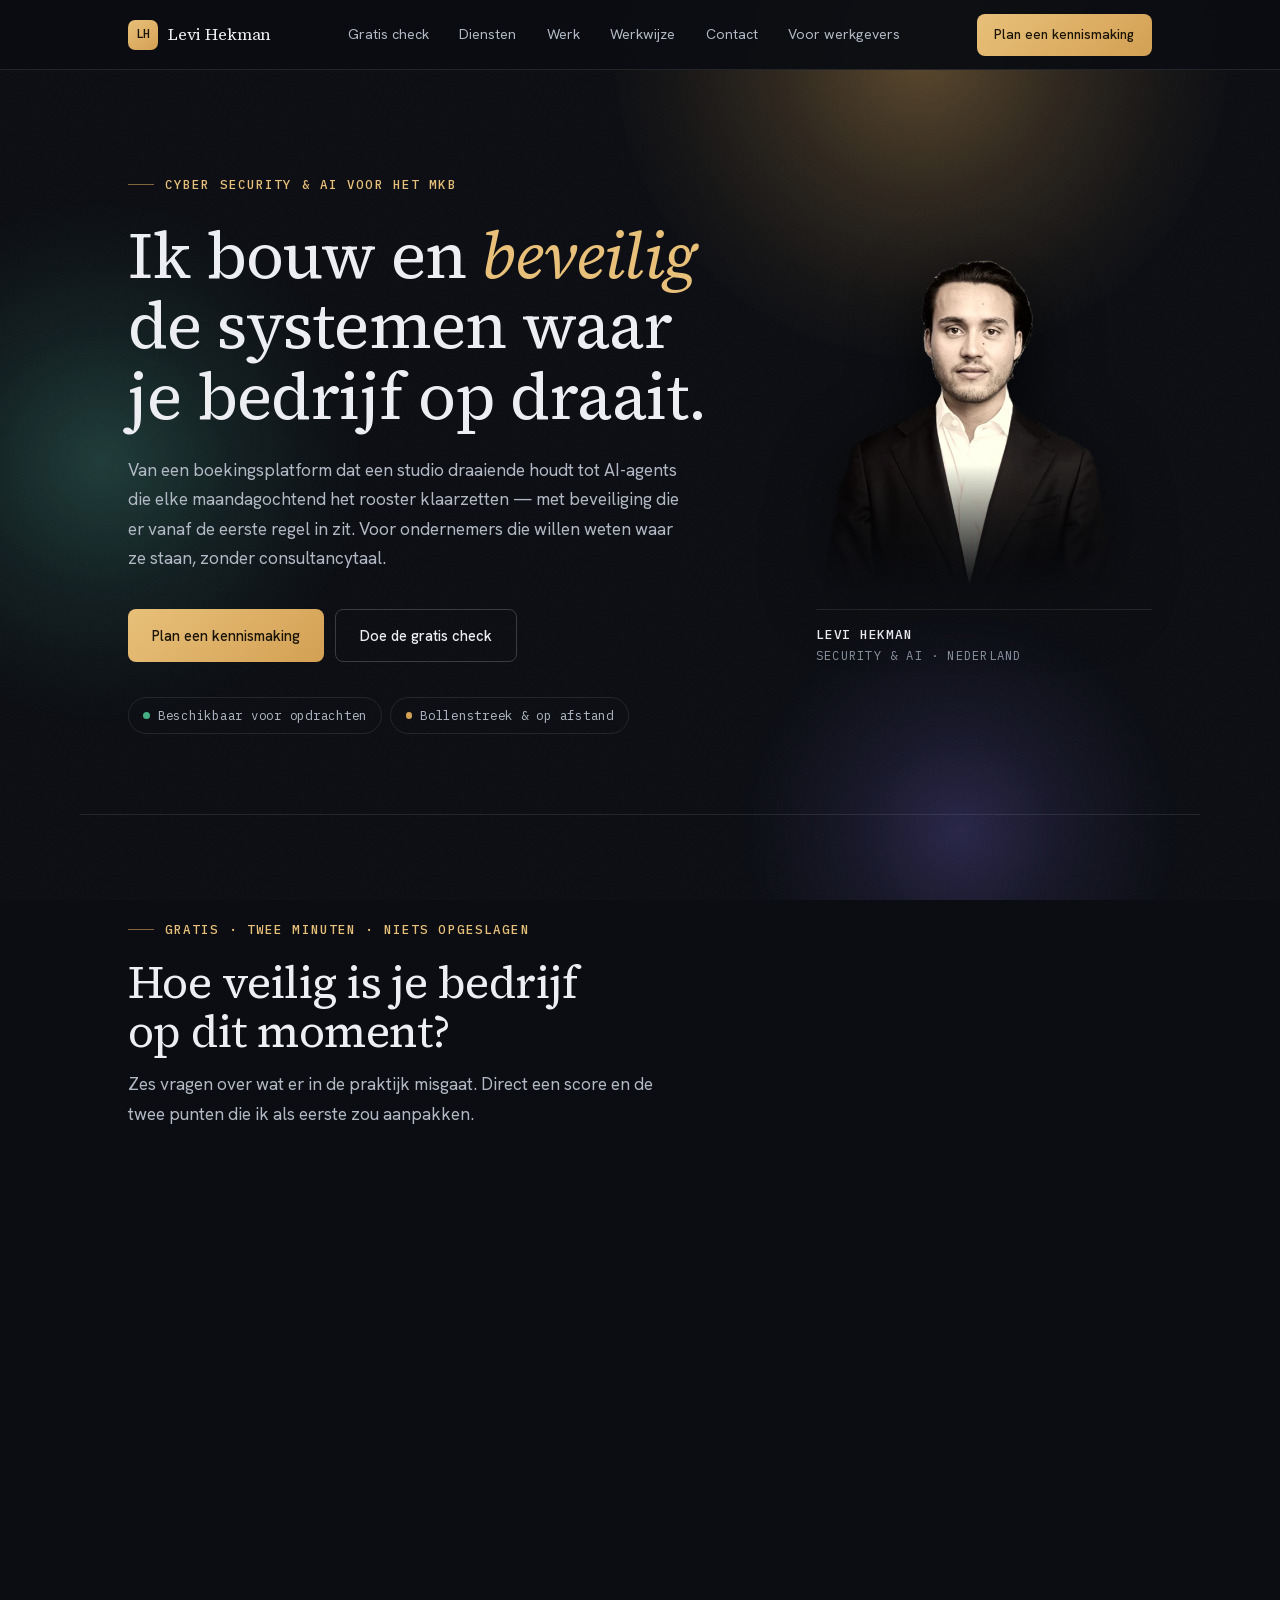
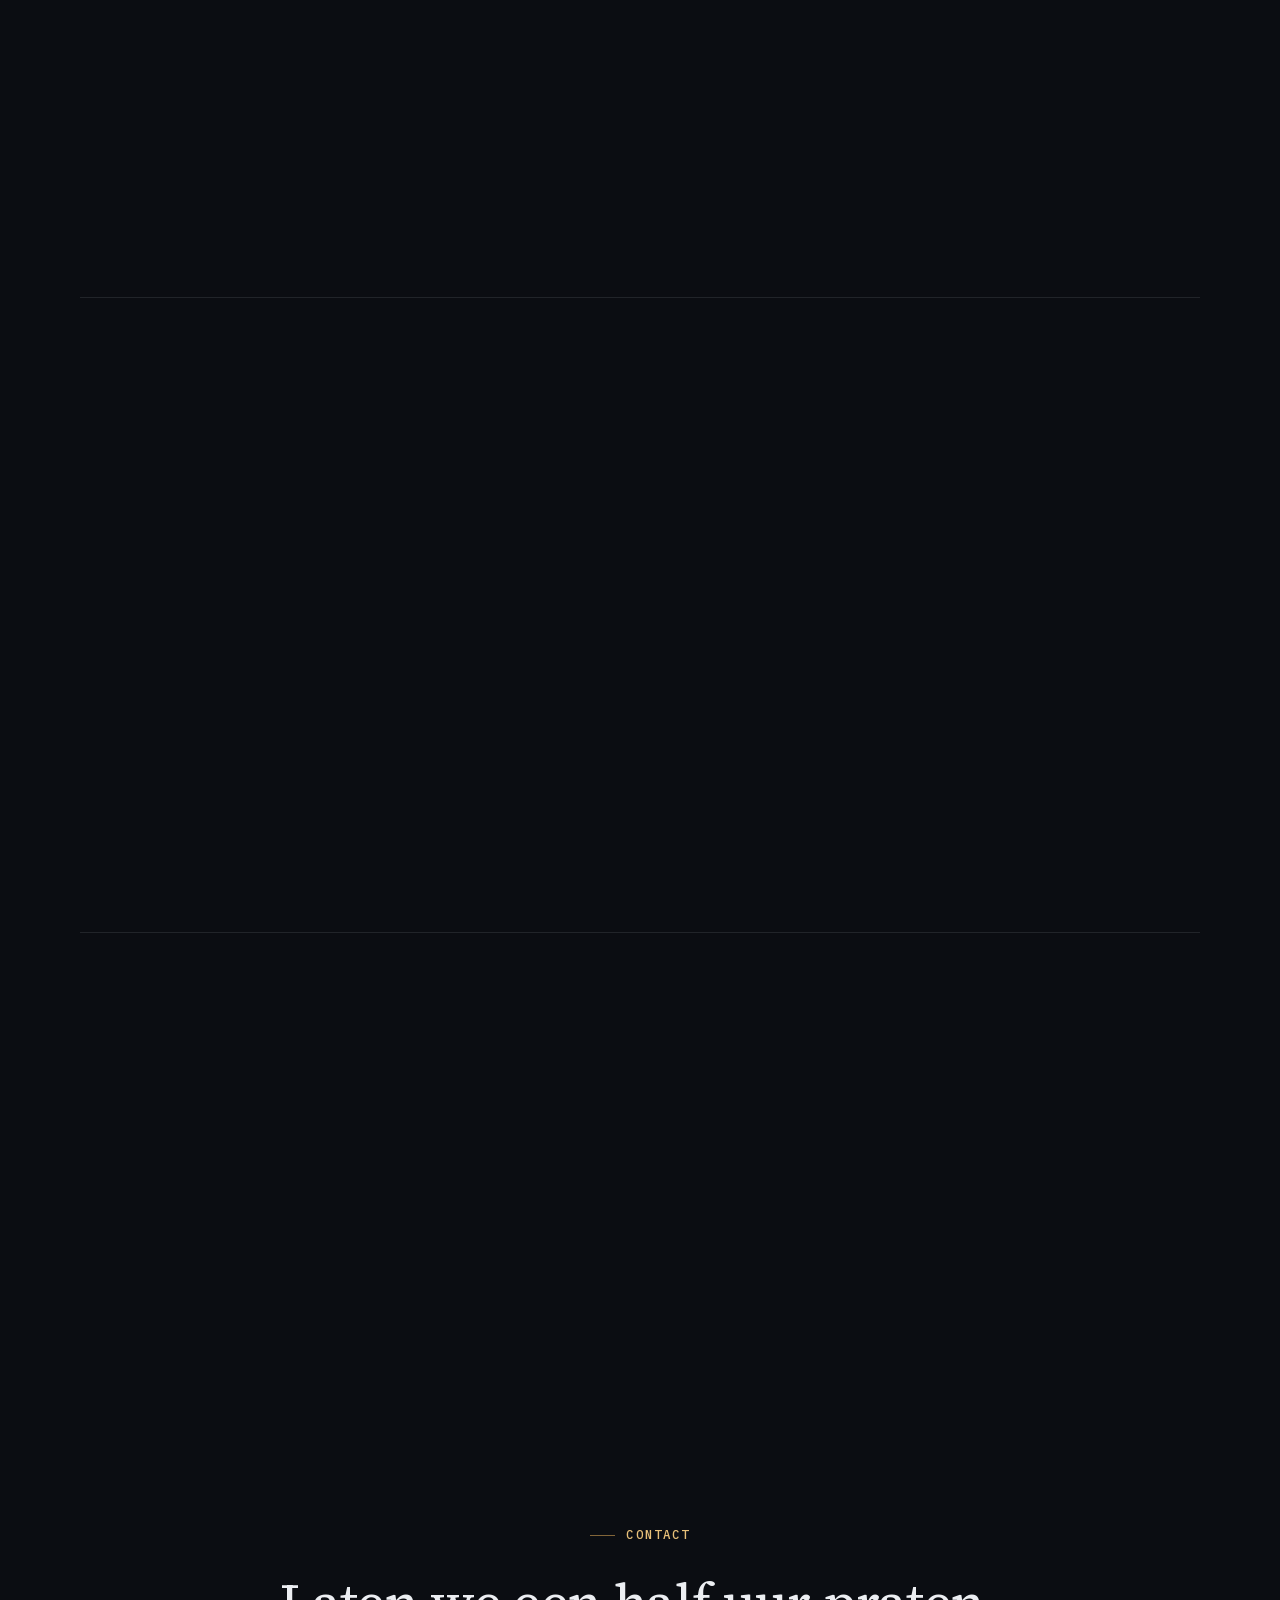
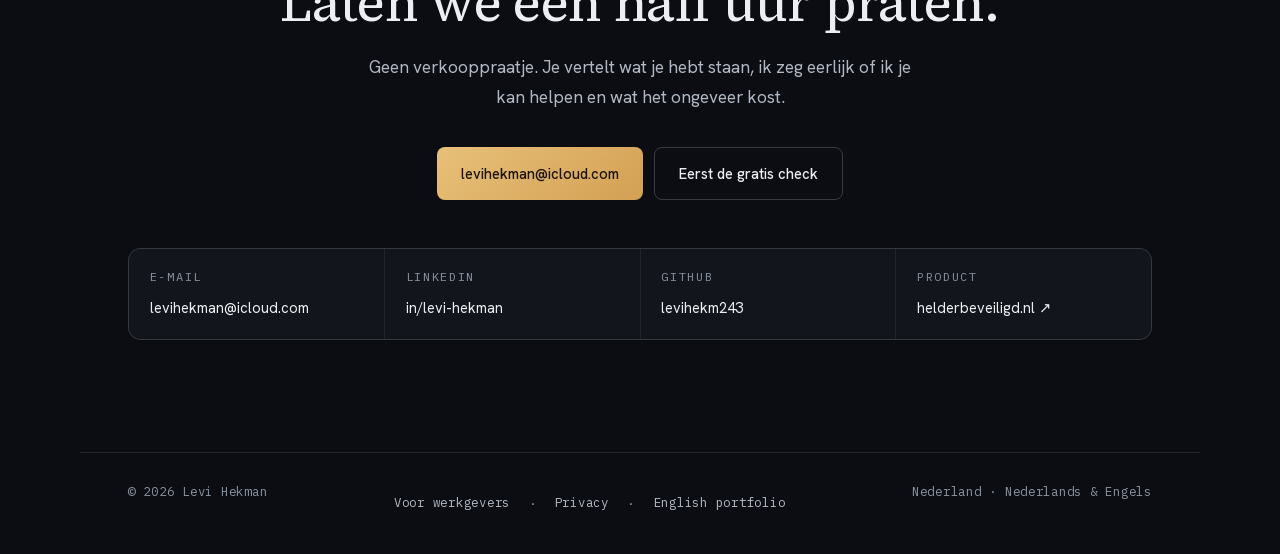
<file: index.html>
<!DOCTYPE html>
<html lang="nl">
<head>
<meta charset="utf-8">
<meta name="viewport" content="width=device-width, initial-scale=1">
<title>Levi Hekman — Cyber security &amp; AI voor het MKB</title>
<meta name="description" content="Levi Hekman bouwt en beveiligt de systemen waar MKB-bedrijven op draaien: beveiliging en compliance, AI-integratie en platformbouw. Doe de gratis check van twee minuten.">
<meta name="theme-color" content="#0B0D12">
<meta property="og:type" content="website">
<meta property="og:title" content="Levi Hekman — Cyber security &amp; AI voor het MKB">
<meta property="og:description" content="Ik bouw en beveilig de systemen waar je bedrijf op draait. Doe de gratis check van twee minuten.">
<meta property="og:locale" content="nl_NL">
<meta property="og:url" content="https://levihekman.nl/">

<link rel="preload" href="fonts/source-serif-4.woff2" as="font" type="font/woff2" crossorigin>
<link rel="preload" href="fonts/hanken-grotesk.woff2" as="font" type="font/woff2" crossorigin>
<script src="js/flag.js"></script>
<link rel="stylesheet" href="css/style.css">
<link rel="canonical" href="https://levihekman.nl/">
<meta name="referrer" content="strict-origin-when-cross-origin">
<link rel="icon" href="favicon.svg" type="image/svg+xml">
<link rel="icon" href="favicon.ico" sizes="32x32">
<link rel="apple-touch-icon" href="apple-touch-icon.png">
<meta property="og:image" content="https://levihekman.nl/img/og.png">
<meta property="og:image:width" content="1200">
<meta property="og:image:height" content="630">
<meta name="twitter:card" content="summary_large_image">
<meta http-equiv="Content-Security-Policy" content="default-src 'self'; script-src 'self'; style-src 'self'; font-src 'self'; img-src 'self' data:; connect-src 'self'; object-src 'none'; base-uri 'self'; form-action 'self'; upgrade-insecure-requests">
</head>
<body>

<div class="aura" aria-hidden="true"><i class="g1"></i><i class="g2"></i><i class="g3"></i></div>
<div class="grain" aria-hidden="true"></div>

<div class="page">
<header class="nav">
  <div class="nav-in">
    <a class="mark" href="#top"><b>LH</b>Levi Hekman</a>
    <ul id="nav-menu">
      <li><a href="#check">Gratis check</a></li>
      <li><a href="#diensten">Diensten</a></li>
      <li><a href="#werk">Werk</a></li>
      <li><a href="#werkwijze">Werkwijze</a></li>
      <li><a href="#contact">Contact</a></li>
      <li><a href="werkgevers.html">Voor werkgevers</a></li>
    </ul>
      <button class="nav-toggle" type="button" aria-expanded="false" aria-controls="nav-menu"><span class="bars" aria-hidden="true"><i></i><i></i><i></i></span><span class="menu-woord">Menu</span></button>
      <a class="btn btn-g btn-s" href="#contact"><span class="alleen-breed">Plan een kennismaking</span><span class="alleen-smal">Kennismaken</span></a>
  </div>
</header>

<main id="top">

  <section class="hero wrap">
    <div class="hero-grid">
      <div>
        <div class="hero-id rise d1">
          <img class="avatar" src="images/levi-avatar.webp" alt="" aria-hidden="true" width="56" height="56" decoding="async">
          <p class="eyebrow">Cyber security &amp; AI voor het MKB</p>
        </div>
        <h1 class="rise d2">Ik bouw en <em>beveilig</em> de systemen waar je bedrijf op draait.</h1>
        <p class="lead rise d3">Van een boekingsplatform dat een studio draaiende houdt tot AI-agents die elke maandagochtend het rooster klaarzetten — met beveiliging die er vanaf de eerste regel in zit. Voor ondernemers die willen weten waar ze staan, zonder consultancytaal.</p>
        <div class="hero-cta rise d3">
          <a class="btn btn-g" href="#contact">Plan een kennismaking</a>
          <a class="btn btn-o" href="#check">Doe de gratis check</a>
        </div>
        <div class="chips rise d4">
          <span class="chip">Beschikbaar voor opdrachten</span>
          <span class="chip alt">Bollenstreek &amp; op afstand</span>
        </div>
      </div>
      <figure class="portrait rise d4">
        <img src="images/levi-warm.webp" alt="Levi Hekman" width="600" height="644" fetchpriority="high" decoding="async">
        <figcaption><b>Levi Hekman</b>Security &amp; AI · Nederland</figcaption>
      </figure>
    </div>
  </section>

  <section class="sec wrap" id="check">
    <div class="sec-head reveal">
      <p class="eyebrow">Gratis · twee minuten · niets opgeslagen</p>
      <h2 id="check-kop" tabindex="-1">Hoe veilig is je bedrijf op dit moment?</h2>
      <p class="lead">Zes vragen over wat er in de praktijk misgaat. Direct een score en de twee punten die ik als eerste zou aanpakken.</p>
    </div>

    <div class="scan reveal">
      <div class="scan-top">
        <span class="t">Nulmeting — zes vragen</span>
        <span class="prog"><span class="track"><span class="fill" id="fill"></span></span><span id="count">0 van 6</span></span>
      </div>
      <noscript><p class="geen-js">De check werkt met JavaScript. Zonder JavaScript kun je me ook gewoon mailen op <a href="mailto:levihekman@icloud.com">levihekman@icloud.com</a> — dan loop ik de vragen met je door.</p></noscript>
      <div id="qs"></div>
      <div class="scan-foot" id="foot">
        <span class="hint">Je antwoorden blijven in je browser.</span>
        <button class="btn btn-g" id="go" disabled>Toon mijn score</button>
      </div>
      <div class="result" id="result" tabindex="-1">
        <div class="res-head">
          <div class="score" id="ring"><span id="pct">0<i>%</i></span></div>
          <div>
            <h3 id="band">—</h3>
            <p id="verdict"></p>
          </div>
        </div>
        <div class="gaps" id="gaps"></div>
        <div class="res-cta">
          <a class="btn btn-g" href="#contact">Bespreek je uitkomst</a>
          <button class="btn btn-o" id="again">Opnieuw</button>
          <span class="small">Dit is een startpunt voor een gesprek, geen audit.</span>
        </div>
      </div>
    </div>
  </section>

  <section class="sec wrap" id="diensten">
    <div class="sec-head reveal">
      <p class="eyebrow">Wat ik doe</p>
      <h2>Beveiliging is de kern. De rest laat zien hoe ik werk.</h2>
      <p class="lead">Dat ik zelf bouw en automatiseer maakt mijn adviezen uitvoerbaar: ik weet wat ze kosten.</p>
    </div>
    <div class="svcs">

      <article class="svc reveal">
        <span class="n">01 — Beveiliging</span>
        <h3>Weten waar je staat</h3>
        <p>Een eerlijke nulmeting tegen ISO 27001 en de AVG, in gewone taal — geen lijst met honderd punten maar een rangorde.</p>
        <ul>
          <li>Nulmeting met score en prioriteiten</li>
          <li>Beleid dat klopt met wat je écht doet</li>
          <li>Een verslag met bevindingen en volgorde</li>
        </ul>
        <p class="pf">Bewijs: <a href="#werk-helderbeveiligd">HelderBeveiligd</a> · <a href="#werk-novi">ISO 27001-opleiding</a></p>
      </article>

      <article class="svc reveal">
        <span class="n">02 — AI</span>
        <h3>Werk uit handen, mens aan het stuur</h3>
        <p>AI-agents die draaien op jouw eigen bedrijfsgegevens: roosters, klantvragen, content, terugkerend uitzoekwerk.</p>
        <ul>
          <li>Agents die werken met je echte agenda en tarieven</li>
          <li>Ingericht met de beveiligingsvraag erbij: wat als de invoer kwaadwillend is?</li>
        </ul>
        <p class="pf">Bewijs: <a href="#werk-noorderfabriek">Studio Noorderfabriek</a></p>
      </article>

      <article class="svc reveal">
        <span class="n">03 — Bouw</span>
        <h3>Systemen die het houden</h3>
        <p>Webplatforms en boekingssystemen die jaren meegaan en die je daarna zelf kunt beheren.</p>
        <ul>
          <li>Misbruikbestendig ontworpen, niet achteraf dichtgetimmerd</li>
          <li>Overdracht inbegrepen — je zit niet aan mij vast</li>
        </ul>
        <p class="pf">Bewijs: <a href="#werk-noorderfabriek">Boekingsplatform Noorderfabriek</a></p>
      </article>

    </div>
  </section>

  <section class="sec wrap" id="werk">
    <div class="sec-head reveal">
      <p class="eyebrow">Bewijs</p>
      <h2>Wat ik gebouwd heb, en wat ik ervan geleerd heb.</h2>
      <p class="lead">Alles hieronder bestaat echt. Wat nog niet publiek of nog niet af is, staat erbij.</p>
    </div>
    <div class="cases">

      <article class="case reveal" id="werk-noorderfabriek">
        <div>
          <h3>Studio Noorderfabriek</h3>
          <span class="meta">Web &amp; platform developer · sinds februari 2026</span>
        </div>
        <div>
          <p>Een boekingsplatform op Next.js dat hun WordPress-site vervangt, plus AI-agents in Slack die de echte agenda uitlezen en het weekrooster voorbereiden.</p>
          <p class="mt-s">Eén kortingscode per e-mailadres. Een code die je oneindig opnieuw kunt aanmaken is geen functie, dat is een lek.</p>
          <div class="ev">
            <span>Next.js · Vercel · Neon</span><span>Nog niet publiek te bekijken</span>
          </div>
        </div>
      </article>

      <article class="case reveal" id="werk-helderbeveiligd">
        <div>
          <h3>HelderBeveiligd</h3>
          <span class="meta">Eigen product · in ontwikkeling</span>
        </div>
        <div>
          <p>Een compliance-cockpit voor MKB-bedrijven die moeten kunnen aantónen dat ze veilig werken: het koppelt je beleid aan ISO 27001, NIS2 en de AVG en laat per control zien welk document hem dekt.</p>
          <div class="ev">
            <a href="https://helderbeveiligd.nl">helderbeveiligd.nl ↗</a><span>AVG · NIS2 · ISO 27001</span>
          </div>
        </div>
      </article>

      <article class="case reveal" id="werk-check">
        <div>
          <h3>Gratis ISO 27001-check</h3>
          <span class="meta">Gereedschap · vrij te gebruiken</span>
        </div>
        <div>
          <p>Dertig vragen op echte ISO 27001-controls: een score en een geprioriteerde lijst met hiaten. Gemaakt omdat een professionele beoordeling voor de meeste kleine bedrijven onbetaalbaar is.</p>
          <div class="ev"><a href="#check">Probeer de korte versie</a></div>
        </div>
      </article>

      <article class="case reveal" id="werk-novi">
        <div>
          <h3>Ethical Hacker bootcamp, NOVI</h3>
          <span class="meta">In opleiding · HBO-niveau</span>
        </div>
        <div>
          <p>Ik volg de opleiding nog — dat zeg ik liever zelf. Vier opdrachten, waaronder een exploitketen die ik zelf bouwde: LFI → log poisoning → remote code execution → privilege escalation via cron. <a href="werkgevers.html">Alle vier op Voor werkgevers</a>.</p>
          <p class="mt-s">Dit zijn opleidingsopdrachten, geen klantopdrachten. NovaTech B.V. is een fictief bedrijf uit de lesstof.</p>
          <div class="ev"><span>OWASP · PTES · ISO 27001</span></div>
        </div>
      </article>

    </div>
  </section>

  <section class="sec wrap" id="werkwijze">
    <div class="sec-head reveal">
      <p class="eyebrow">Werkwijze</p>
      <h2>Je weet vooraf wat het wordt en wat het kost.</h2>
      <p class="lead">Geen offertetraject van weken en geen nacalculatie achteraf.</p>
    </div>
    <div class="steps reveal">
      <div class="step"><span class="n">01</span><h3>Kennismaken</h3><p>Een half uur, gratis, zonder verplichting. Ik vertel ook eerlijk wanneer ik denk dat je mij niet nodig hebt.</p></div>
      <div class="step"><span class="n">02</span><h3>Nulmeting</h3><p>Ik kijk mee in wat je hebt staan: wat goed gaat, wat risico oplevert, wat kan wachten.</p></div>
      <div class="step"><span class="n">03</span><h3>Voorstel</h3><p>Een afgebakende opdracht met een prijs die we vooraf afspreken.</p></div>
      <div class="step"><span class="n">04</span><h3>Uitvoeren &amp; overdragen</h3><p>Ik lever op en zorg dat je het zelf kunt beheren. Je zit niet aan mij vast.</p></div>
    </div>
  </section>

  <section class="sec wrap" id="over">
    <div class="split">
      <div class="reveal">
        <p class="eyebrow">Over mij</p>
        <h2 class="h2-sub">Ik ben degene die het bouwt én degene die het aanvalt.</h2>
        <div class="prose">
          <p>Ik volg de <b>Ethical Hacker bootcamp op HBO-niveau bij NOVI</b> en ben daar nog niet mee klaar. Tegelijk bouw en beheer ik sinds februari 2026 het platform van <b>Studio Noorderfabriek</b>: een echt systeem, met echte klanten en echte reserveringen.</p>
          <p>Wie alleen test, ziet een lijst met bevindingen. Wie het ook moet bouwen en draaiend houden, weet welke bevinding er maandagochtend toe doet. <b>Je krijgt van mij geen jargon en geen bangmakerij</b> — wel een eerlijk beeld en een volgorde.</p>
        </div>
      </div>
      <aside class="panel reveal">
        <h3>In het kort</h3>
        <dl class="deflist">
          <dt>Opleiding</dt><dd>Ethical Hacker bootcamp (HBO), NOVI — nog lopend</dd>
          <dt>Talen</dt><dd>Nederlands en Engels</dd>
          <dt>Beschikbaar</dt><dd>In overleg</dd>
        </dl>
      </aside>
    </div>
  </section>

  <section class="sec wrap" id="werkgevers">
    <div class="split">
      <div class="reveal">
        <p class="eyebrow">Voor werkgevers</p>
        <h2 class="h2-sub is-compact">Ook open voor een vaste rol in cyber security.</h2>
        <p class="prose">Naast mijn eigen opdrachten sta ik open voor een plek in een securityteam. Ik bouw en beheer zelf, dus ik weet wat een advies kost om uit te voeren.</p>
        <div class="hero-cta mt-m">
          <a class="btn btn-g" href="werkgevers.html">Voor werkgevers</a>
          <a class="btn btn-o" href="CV_Levi_Hekman.pdf">Download mijn cv</a>
        </div>
      </div>
    </div>
  </section>

  <section class="contact wrap" id="contact">
    <p class="eyebrow is-centered">Contact</p>
    <h2 class="mt-m">Laten we een half uur praten.</h2>
    <p class="lead">Geen verkooppraatje. Je vertelt wat je hebt staan, ik zeg eerlijk of ik je kan helpen en wat het ongeveer kost.</p>
    <div class="hero-cta is-centered">
      <a class="btn btn-g" href="mailto:levihekman@icloud.com">levihekman@icloud.com</a>
      <a class="btn btn-o" href="#check">Eerst de gratis check</a>
    </div>
    <div class="cgrid">
      <a class="citem" href="mailto:levihekman@icloud.com"><span class="k">E-mail</span><span class="v">levihekman@icloud.com</span></a>
      <a class="citem" href="https://www.linkedin.com/in/levi-hekman/"><span class="k">LinkedIn</span><span class="v">in/levi-hekman</span></a>
      <a class="citem" href="https://github.com/levihekm243"><span class="k">GitHub</span><span class="v">levihekm243</span></a>
      <a class="citem" href="https://helderbeveiligd.nl"><span class="k">Product</span><span class="v">helderbeveiligd.nl ↗</span></a>
    </div>
  </section>

  <footer class="wrap">
    <span>© 2026 Levi Hekman</span>
    <span class="foot-links"><a href="werkgevers.html">Voor werkgevers</a> · <a href="privacy.html">Privacy</a> · <a href="portfolio.html">English portfolio</a></span>
    <span>Nederland · Nederlands &amp; Engels<br></span>
  </footer>
</main>
</div>

<script src="js/main.js" defer></script>
</body>
</html>
</file>
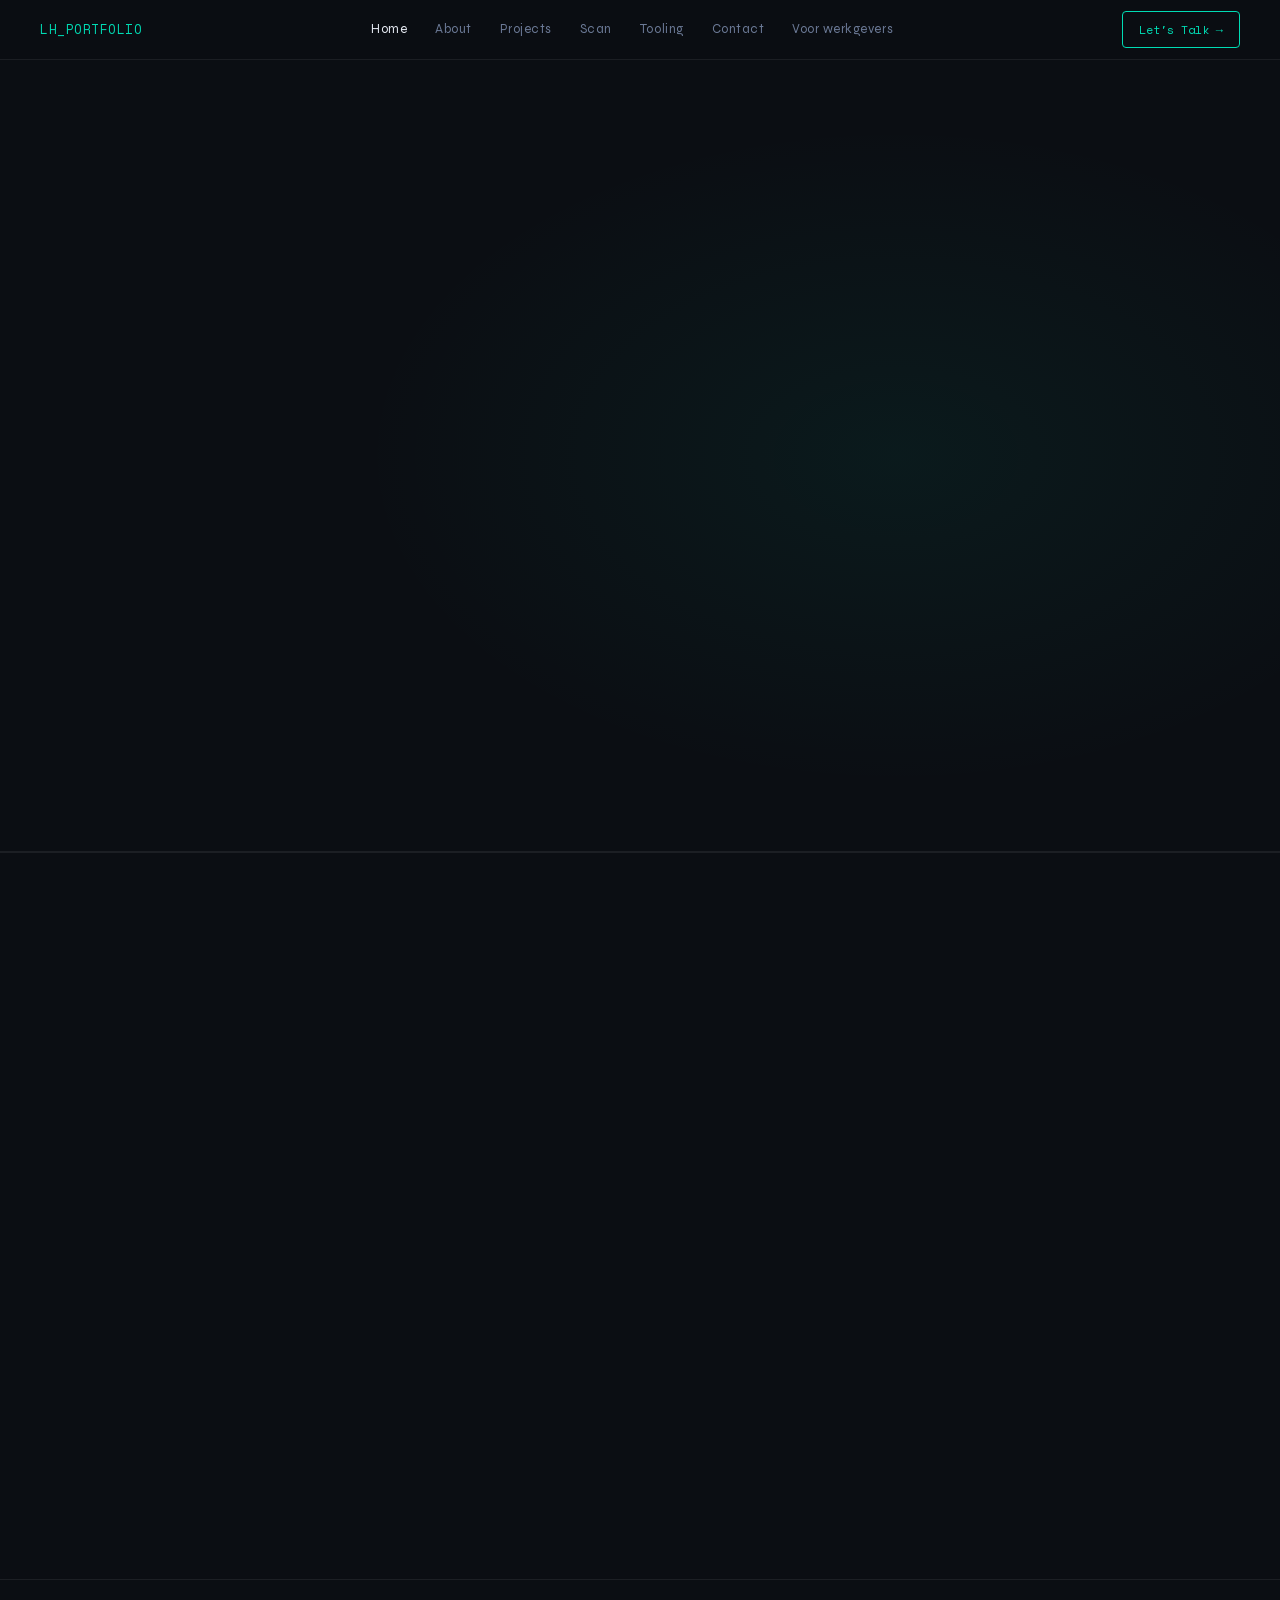
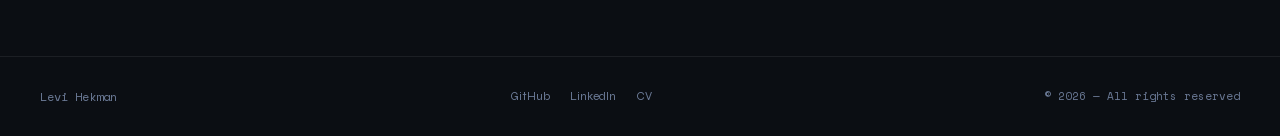
<file: portfolio.html>
<!DOCTYPE html>
<html lang="en">
<head>
  <meta charset="UTF-8">
  <meta name="viewport" content="width=device-width, initial-scale=1.0">
  <meta name="description" content="Levi Hekman — Junior Cybersecurity Professional. Penetration tester and vulnerability analyst based in the Netherlands.">
  <title>Levi Hekman | Portfolio</title>
  <script src="js/flag.js"></script>
    <link rel="stylesheet" href="style.css">
  <script defer src="scripts.js"></script>
    <link rel="canonical" href="https://levihekman.nl/portfolio.html">
    <meta name="referrer" content="strict-origin-when-cross-origin">
    <link rel="icon" href="favicon.svg" type="image/svg+xml">
    <link rel="icon" href="favicon.ico" sizes="32x32">
    <link rel="apple-touch-icon" href="apple-touch-icon.png">
    <meta property="og:type" content="website">
    <meta property="og:url" content="https://levihekman.nl/portfolio.html">
    <meta property="og:title" content="Levi Hekman | Portfolio">
    <meta property="og:description" content="Junior cybersecurity professional based in the Netherlands.">
    <meta property="og:image" content="https://levihekman.nl/img/og.png">
    <meta name="twitter:card" content="summary_large_image">
    <meta http-equiv="Content-Security-Policy" content="default-src 'self'; script-src 'self'; style-src 'self'; font-src 'self'; img-src 'self' data:; connect-src 'self'; object-src 'none'; base-uri 'self'; form-action 'self'; upgrade-insecure-requests">
</head>
<body>

  <!-- NAV -->
  <nav class="nav">
    <span class="nav-brand">LH_PORTFOLIO</span>
    <div class="nav-links" id="nav-menu">
      <a href="#home" class="active">Home</a>
      <a href="#about">About</a>
      <a href="#projects">Projects</a>
      <a href="#security-scan">Scan</a>
      <a href="#tooling">Tooling</a>
      <a href="#contact">Contact</a>
      <a href="werkgevers.html">Voor werkgevers</a>
    </div>
    <button class="nav-toggle" type="button" aria-expanded="false" aria-controls="nav-menu"><span class="bars" aria-hidden="true"><i></i><i></i><i></i></span>Menu</button>
    <a href="#contact" class="nav-cta">Let's Talk →</a>
  </nav>

  <!-- HERO -->
  <section id="home" class="hero-section">
    <div class="hero-inner">
      <div class="hero-text fade-up">
        <p class="eyebrow">Junior Cybersecurity Professional</p>
        <h1>Levi<br><span class="accent">Hekman</span></h1>
        <p class="hero-sub">Looking for a junior pentesting role or internship — while sharpening offensive security skills through hands-on assessments, threat research, and tools like the one below.</p>
        <div class="hero-actions">
          <a href="#projects" class="btn-primary">View Projects →</a>
          <a href="CV_Levi_Hekman.pdf" target="_blank" download class="btn-ghost">Download CV</a>
        </div>
      </div>
      <div class="hero-photo-wrap fade-up">
        <img src="images/levi.jpg" alt="Levi Hekman" class="hero-photo">
        <div class="terminal-badge">status: open to junior roles</div>
      </div>
    </div>
  </section>

  <hr class="divider">

  <!-- ABOUT -->
  <section id="about" class="section fade-up">
    <p class="section-label">01 — About</p>
    <h2>Professional Summary</h2>
    <p class="about-text">Cybersecurity professional trained through the <strong>Ethical Hacker bootcamp at NOVI College Utrecht</strong> — an intensive HBO-level program focused on applied security and real-world attack scenarios. I completed two parallel learning tracks: <strong>Organisation Security</strong> and <strong>Systems Security</strong>, where theoretical concepts were consistently translated into hands-on assignments.</p>
    <p class="about-text u-mt16" >My focus lies in <strong>offensive security, web application testing, and vulnerability analysis</strong> — with strong attention to scope, impact, and remediation. I translate technical findings into clear, risk-based recommendations that organizations can act on.</p>
    <div class="stats-row">
      <div class="stat">
        <div class="stat-num">4</div>
        <div class="stat-label">Security Projects</div>
      </div>
      <div class="stat">
        <div class="stat-num">OWASP</div>
        <div class="stat-label">Methodology</div>
      </div>
      <div class="stat">
        <div class="stat-num">HBO</div>
        <div class="stat-label">Bootcamp Level</div>
      </div>
    </div>
    <div class="venture-note">
      <span class="venture-label">↳ also building</span>
      <a href="http://helderbeveiligd.nl/" target="_blank" rel="noopener noreferrer" class="venture-link">Helder Beveiligd ↗</a>
      <span class="venture-desc">— a security consultancy for SMEs, currently in development</span>
    </div>
  </section>

  <hr class="divider">

  <!-- PROJECTS -->
  <section id="projects" class="section fade-up">
    <p class="section-label">02 — Work</p>
    <h2>Selected Security Projects</h2>
    <div class="projects-grid">

      <div class="project-card">
        <div class="project-num">01</div>
        <h3>ISO 27001 Compliance Audit &amp; Risk Assessment</h3>
        <div class="project-meta">
          <div class="meta-row"><span class="meta-key">Context</span><span class="meta-val">Organisation Security eindopdracht (30 EC)</span></div>
          <div class="meta-row"><span class="meta-key">Scope</span><span class="meta-val">Governance, ISO/IEC 27001:2022 audit, SANS Maturity Model</span></div>
          <div class="meta-row"><span class="meta-key">Findings</span><span class="meta-val">Gaps in vuln. management, segmentation, data classification</span></div>
          <div class="meta-row"><span class="meta-key">Outcome</span><span class="meta-val">Remediation roadmap: SIEM/UEBA, Zero Trust, maturity level 2 → 3</span></div>
        </div>
        <span class="project-tag">ISO 27001 · HBO Level</span>
      </div>

      <div class="project-card">
        <div class="project-num">02</div>
        <h3>Threat Intelligence &amp; Forensics — Equifax Case Study</h3>
        <div class="project-meta">
          <div class="meta-row"><span class="meta-key">Context</span><span class="meta-val">Organisation Security — dreigingslandschap</span></div>
          <div class="meta-row"><span class="meta-key">Scope</span><span class="meta-val">Threat actor profiling, OSINT, Cyber Kill Chain</span></div>
          <div class="meta-row"><span class="meta-key">Approach</span><span class="meta-val">Reconstructed the 2017 Equifax breach (CVE-2017-5638)</span></div>
          <div class="meta-row"><span class="meta-key">Outcome</span><span class="meta-val">Forensic investigation plan &amp; legal impact analysis</span></div>
        </div>
        <span class="project-tag">Threat Intel · HBO Level</span>
      </div>

      <div class="project-card">
        <div class="project-num">03</div>
        <h3>Network, OS &amp; Application Security Blueprint</h3>
        <div class="project-meta">
          <div class="meta-row"><span class="meta-key">Context</span><span class="meta-val">Systems Security eindopdracht — NovaTech B.V.</span></div>
          <div class="meta-row"><span class="meta-key">Scope</span><span class="meta-val">Network recon, OS hardening, PTES/OWASP app review</span></div>
          <div class="meta-row"><span class="meta-key">Findings</span><span class="meta-val">Vulnerable Apache host, open SMTP relay, EternalBlue exposure</span></div>
          <div class="meta-row"><span class="meta-key">Outcome</span><span class="meta-val">Consolidated hardening &amp; remediation blueprint</span></div>
        </div>
        <span class="project-tag">PTES · HBO Level</span>
      </div>

      <div class="project-card">
        <div class="project-num">04</div>
        <h3>NovaTech CTF — Multi-Stage Exploit Chain Design</h3>
        <div class="project-meta">
          <div class="meta-row"><span class="meta-key">Context</span><span class="meta-val">Systems Security — Challenge Design</span></div>
          <div class="meta-row"><span class="meta-key">Scope</span><span class="meta-val">Built &amp; tested a Dockerized, cross-platform CTF</span></div>
          <div class="meta-row"><span class="meta-key">Approach</span><span class="meta-val">LFI → log poisoning → RCE → cronjob privilege escalation</span></div>
          <div class="meta-row"><span class="meta-key">Outcome</span><span class="meta-val">Fully documented exploit chain for peer students</span></div>
        </div>
        <span class="project-tag">CTF Design · HBO Level</span>
      </div>

    </div>
  </section>

  <hr class="divider">

  <!-- SECURITY SCAN -->
  <section id="security-scan" class="section fade-up">
    <p class="section-label">03 — Interactive Tool</p>
    <h2>Free Security Scan</h2>
    <p class="about-text u-mb24" >Most small businesses have never had their security checked — not because it isn't important, but because a professional assessment is expensive and hard to access. This scan changes that.</p>
    <p class="about-text u-mb32" >In 5 minutes, you get a clear picture of where your organisation stands on information security. You'll see your score, the gaps that put you at risk, and exactly what to fix first — based on the same ISO 27001 framework that auditors and enterprise security teams use.</p>

    <div class="scan-pitch">
      <div class="pitch-item">
        <span class="pitch-icon">⚡</span>
        <div>
          <div class="pitch-title">Instant compliance score</div>
          <div class="pitch-sub">A percentage that tells you honestly how your organisation compares to the ISO 27001 standard — the benchmark for information security.</div>
        </div>
      </div>
      <div class="pitch-item">
        <span class="pitch-icon">🎯</span>
        <div>
          <div class="pitch-title">Prioritised action list</div>
          <div class="pitch-sub">Not a vague report — a ranked list of your actual gaps, sorted by risk level, so you know exactly where to start.</div>
        </div>
      </div>
      <div class="pitch-item">
        <span class="pitch-icon">💬</span>
        <div>
          <div class="pitch-title">Free consultation</div>
          <div class="pitch-sub">After the scan, you can reach out directly. I'll look at your results and tell you what I'd tackle first — no commitment required.</div>
        </div>
      </div>
    </div>

    <p class="scan-who-is-this">Who is this for? — Any business that handles customer data, works with external partners, or wants to be prepared before a client or auditor asks the difficult questions.</p>
    <p class="scan-no-obligation">No account. No data stored. No strings attached — just a clear picture of where you stand.</p>

    <div class="scan-card">
      <div class="scan-card-header">
        <div class="scan-card-title">~ security_scan.sh</div>
        <div class="scan-status"><div class="status-dot"></div>live — no data stored</div>
      </div>

      <div class="form-body" id="form-view">
        <div class="company-row">
          <span class="company-prompt">~ company</span>
          <input type="text" id="company-input" placeholder="Enter your company name to start..." autocomplete="off">
        </div>

        <div id="scan-questions-wrap" class="scan-questions-hidden">
          <div class="progress-row">
            <span class="progress-label" id="prog-label">0 / 30 answered</span>
            <div class="progress-track"><div class="progress-fill" id="prog-fill"></div></div>
          </div>
          <div id="questions-container"></div>
          <button class="btn-primary u-wide-btn u-mt2" id="run-scan">Run security analysis →</button>
        </div>
      </div>

      <div class="result-body u-hidden" id="result-view" >
        <div class="score-block">
          <div id="result-score">—</div>
          <div class="progress-track u-narrow" ><div class="progress-fill" id="result-bar"></div></div>
          <div id="result-niveau">Calculating...</div>
        </div>
        <div class="findings-label">→ FINDINGS (BY PRIORITY)</div>
        <div id="findings-list" class="findings-list"></div>
        <div class="cta-card">
          <h3 class="cta-title">Next step — Full security policy document</h3>
          <p class="cta-sub">Based on your scan results, I can generate a tailored Information Security Policy (ISP) — legally recognised by auditors and data protection authorities.</p>
          <a href="#contact" class="btn-primary u-wide-btn" >Request full report →</a>
        </div>
        <p class="reset-link" id="reset-link" role="button" tabindex="0">← Start a new scan</p>
      </div>
    </div>
  </section>

  <hr class="divider">

  <!-- TOOLING -->
  <section id="tooling" class="section fade-up">
    <p class="section-label">04 — Tooling</p>
    <h2>Technologies &amp; Tools</h2>
    <p class="tools-note">Tooling supports manual analysis — it does not substitute for methodology.</p>
    <div class="tools-wrap">
      <div class="tool-pill"><div class="tool-dot"></div><span class="tool-name">Kali Linux</span></div>
      <div class="tool-pill"><div class="tool-dot"></div><span class="tool-name">Nmap</span></div>
      <div class="tool-pill"><div class="tool-dot"></div><span class="tool-name">Burp Suite</span></div>
      <div class="tool-pill"><div class="tool-dot"></div><span class="tool-name">Metasploit</span></div>
      <div class="tool-pill"><div class="tool-dot"></div><span class="tool-name">SQLmap</span></div>
      <div class="tool-pill"><div class="tool-dot"></div><span class="tool-name">Wireshark</span></div>
      <div class="tool-pill"><div class="tool-dot"></div><span class="tool-name">Linux / Bash</span></div>
      <div class="tool-pill"><div class="tool-dot"></div><span class="tool-name">Git &amp; GitHub</span></div>
    </div>

    <div class="certs-block">
      <p class="section-label u-mb20" >Certifications &amp; Training</p>
      <div class="certs-row">
        <div class="cert-badge">
          <div class="cert-icon">NOVI</div>
          <div class="cert-info">
            <div class="cert-name">Ethical Hacker Bootcamp</div>
            <div class="cert-sub">NOVI College Utrecht · HBO</div>
          </div>
        </div>
      </div>
    </div>
  </section>

  <hr class="divider">

  <!-- CONTACT -->
  <section id="contact" class="section fade-up">
    <p class="section-label">05 — Contact</p>
    <h2>Let's Talk</h2>
    <div class="contact-layout">

      <div class="contact-info">
        <p class="contact-intro">Open to junior pentesting roles, freelance assessments, and security internships.</p>
        <a href="mailto:levihekman@icloud.com" class="contact-link">
          <div class="cl-icon">@</div>
          <div>
            <div class="cl-label">Email</div>
            <div class="cl-val">levihekman@icloud.com</div>
          </div>
        </a>
        <a href="https://www.linkedin.com/in/levi-hekman/" target="_blank" rel="noopener noreferrer" class="contact-link">
          <div class="cl-icon">in</div>
          <div>
            <div class="cl-label">LinkedIn</div>
            <div class="cl-val">linkedin.com/in/levi-hekman</div>
          </div>
        </a>
        <a href="https://github.com/levihekm243" target="_blank" class="contact-link">
          <div class="cl-icon">gh</div>
          <div>
            <div class="cl-label">GitHub</div>
            <div class="cl-val">github.com/levihekm243</div>
          </div>
        </a>
        <a href="CV_Levi_Hekman.pdf" target="_blank" download class="contact-link">
          <div class="cl-icon">cv</div>
          <div>
            <div class="cl-label">Resume</div>
            <div class="cl-val">Download PDF →</div>
          </div>
        </a>
      </div>

      <a class="btn-primary u-wide-btn u-mt2" href="mailto:levihekman@icloud.com?subject=Contact%20via%20levihekman.nl">Send Message →</a>

    </div>
  </section>

  <!-- FOOTER -->
  <footer class="footer">
    <span class="footer-brand">Levi Hekman</span>
    <div class="footer-links">
      <a href="https://github.com/levihekm243" target="_blank">GitHub</a>
      <a href="https://www.linkedin.com/in/levi-hekman/" target="_blank" rel="noopener noreferrer">LinkedIn</a>
      <a href="CV_Levi_Hekman.pdf" target="_blank" download>CV</a>
    </div>
    <span class="footer-copy">&copy; <span id="footer-year">2025</span> — All rights reserved</span>
  </footer>

</body>
</html>
</file>
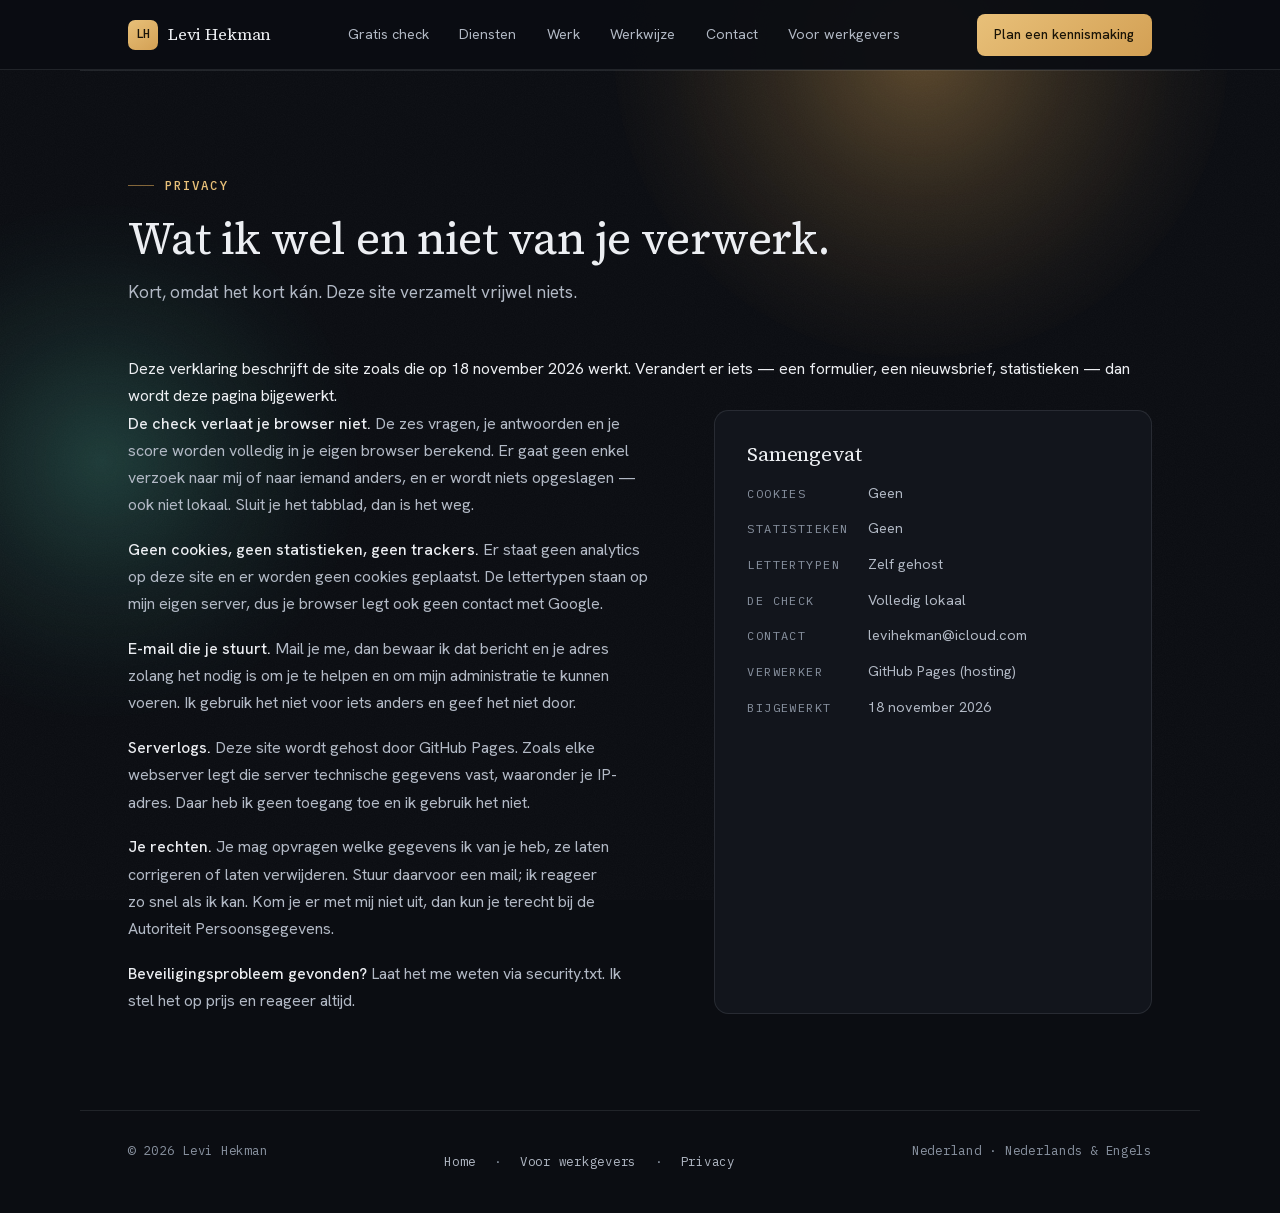
<file: privacy.html>
<!DOCTYPE html>
<html lang="nl">
<head>
<meta charset="utf-8">
<meta name="viewport" content="width=device-width, initial-scale=1">
<title>Privacy — Levi Hekman</title>
<meta name="description" content="Privacyverklaring van levihekman.nl: wat er wel en niet wordt verwerkt. De check draait lokaal, er zijn geen cookies en geen trackers.">
<meta name="theme-color" content="#0B0D12">
<meta property="og:type" content="website">
<meta property="og:title" content="Privacy — Levi Hekman">
<meta property="og:description" content="Wat er wel en niet wordt verwerkt op levihekman.nl.">
<meta property="og:locale" content="nl_NL">
<meta property="og:url" content="https://levihekman.nl/privacy.html">

<link rel="preload" href="fonts/source-serif-4.woff2" as="font" type="font/woff2" crossorigin>
<link rel="preload" href="fonts/hanken-grotesk.woff2" as="font" type="font/woff2" crossorigin>
<script src="js/flag.js"></script>
<link rel="stylesheet" href="css/style.css">
<link rel="canonical" href="https://levihekman.nl/privacy.html">
<meta name="referrer" content="strict-origin-when-cross-origin">
<link rel="icon" href="favicon.svg" type="image/svg+xml">
<link rel="icon" href="favicon.ico" sizes="32x32">
<link rel="apple-touch-icon" href="apple-touch-icon.png">
<meta property="og:image" content="https://levihekman.nl/img/og.png">
<meta property="og:image:width" content="1200">
<meta property="og:image:height" content="630">
<meta name="twitter:card" content="summary_large_image">
<meta http-equiv="Content-Security-Policy" content="default-src 'self'; script-src 'self'; style-src 'self'; font-src 'self'; img-src 'self' data:; connect-src 'self'; object-src 'none'; base-uri 'self'; form-action 'self'; upgrade-insecure-requests">
</head>
<body>
<div class="aura" aria-hidden="true"><i class="g1"></i><i class="g2"></i></div>
<div class="grain" aria-hidden="true"></div>

<div class="page">
<header class="nav">
  <div class="nav-in">
    <a class="mark" href="index.html"><b>LH</b>Levi Hekman</a>
    <ul id="nav-menu">
      <li><a href="index.html#check">Gratis check</a></li>
      <li><a href="index.html#diensten">Diensten</a></li>
      <li><a href="index.html#werk">Werk</a></li>
      <li><a href="index.html#werkwijze">Werkwijze</a></li>
      <li><a href="index.html#contact">Contact</a></li>
      <li><a href="werkgevers.html">Voor werkgevers</a></li>
    </ul>
    <button class="nav-toggle" type="button" aria-expanded="false" aria-controls="nav-menu"><span class="bars" aria-hidden="true"><i></i><i></i><i></i></span><span class="menu-woord">Menu</span></button>
    <a class="btn btn-g btn-s" href="index.html#contact"><span class="alleen-breed">Plan een kennismaking</span><span class="alleen-smal">Kennismaken</span></a>
  </div>
</header>

<main>

  <section class="sec wrap">
    <div class="sec-head">
      <p class="eyebrow">Privacy</p>
      <h2>Wat ik wel en niet van je verwerk.</h2>
      <p class="lead">Kort, omdat het kort kán. Deze site verzamelt vrijwel niets.</p>
    </div>
    <div class="note">Deze verklaring beschrijft de site zoals die op 18 november 2026 werkt. Verandert er iets — een formulier, een nieuwsbrief, statistieken — dan wordt deze pagina bijgewerkt.</div>
    <div class="split">
      <div class="prose">
        <p><b>De check verlaat je browser niet.</b> De zes vragen, je antwoorden en je score worden volledig in je eigen browser berekend. Er gaat geen enkel verzoek naar mij of naar iemand anders, en er wordt niets opgeslagen — ook niet lokaal. Sluit je het tabblad, dan is het weg.</p>
        <p><b>Geen cookies, geen statistieken, geen trackers.</b> Er staat geen analytics op deze site en er worden geen cookies geplaatst. De lettertypen staan op mijn eigen server, dus je browser legt ook geen contact met Google.</p>
        <p><b>E-mail die je stuurt.</b> Mail je me, dan bewaar ik dat bericht en je adres zolang het nodig is om je te helpen en om mijn administratie te kunnen voeren. Ik gebruik het niet voor iets anders en geef het niet door.</p>
        <p><b>Serverlogs.</b> Deze site wordt gehost door GitHub Pages. Zoals elke webserver legt die server technische gegevens vast, waaronder je IP-adres. Daar heb ik geen toegang toe en ik gebruik het niet.</p>
        <p><b>Je rechten.</b> Je mag opvragen welke gegevens ik van je heb, ze laten corrigeren of laten verwijderen. Stuur daarvoor een mail; ik reageer zo snel als ik kan. Kom je er met mij niet uit, dan kun je terecht bij de Autoriteit Persoonsgegevens.</p>
        <p><b>Beveiligingsprobleem gevonden?</b> Laat het me weten via <a href="/.well-known/security.txt">security.txt</a>. Ik stel het op prijs en reageer altijd.</p>
      </div>
      <aside class="panel">
        <h3>Samengevat</h3>
        <dl class="deflist">
          <dt>Cookies</dt><dd>Geen</dd>
          <dt>Statistieken</dt><dd>Geen</dd>
          <dt>Lettertypen</dt><dd>Zelf gehost</dd>
          <dt>De check</dt><dd>Volledig lokaal</dd>
          <dt>Contact</dt><dd><a href="mailto:levihekman@icloud.com">levihekman@icloud.com</a></dd>
          <dt>Verwerker</dt><dd>GitHub Pages (hosting)</dd>
          <dt>Bijgewerkt</dt><dd>18 november 2026</dd>
        </dl>
      </aside>
    </div>
  </section>

  <footer class="wrap">
    <span>© 2026 Levi Hekman</span>
    <span class="foot-links"><a href="index.html">Home</a> · <a href="werkgevers.html">Voor werkgevers</a> · <a href="privacy.html">Privacy</a></span>
    <span>Nederland · Nederlands &amp; Engels</span>
  </footer>
</main>
</div>
<script src="js/main.js" defer></script>
</body>
</html>
</file>
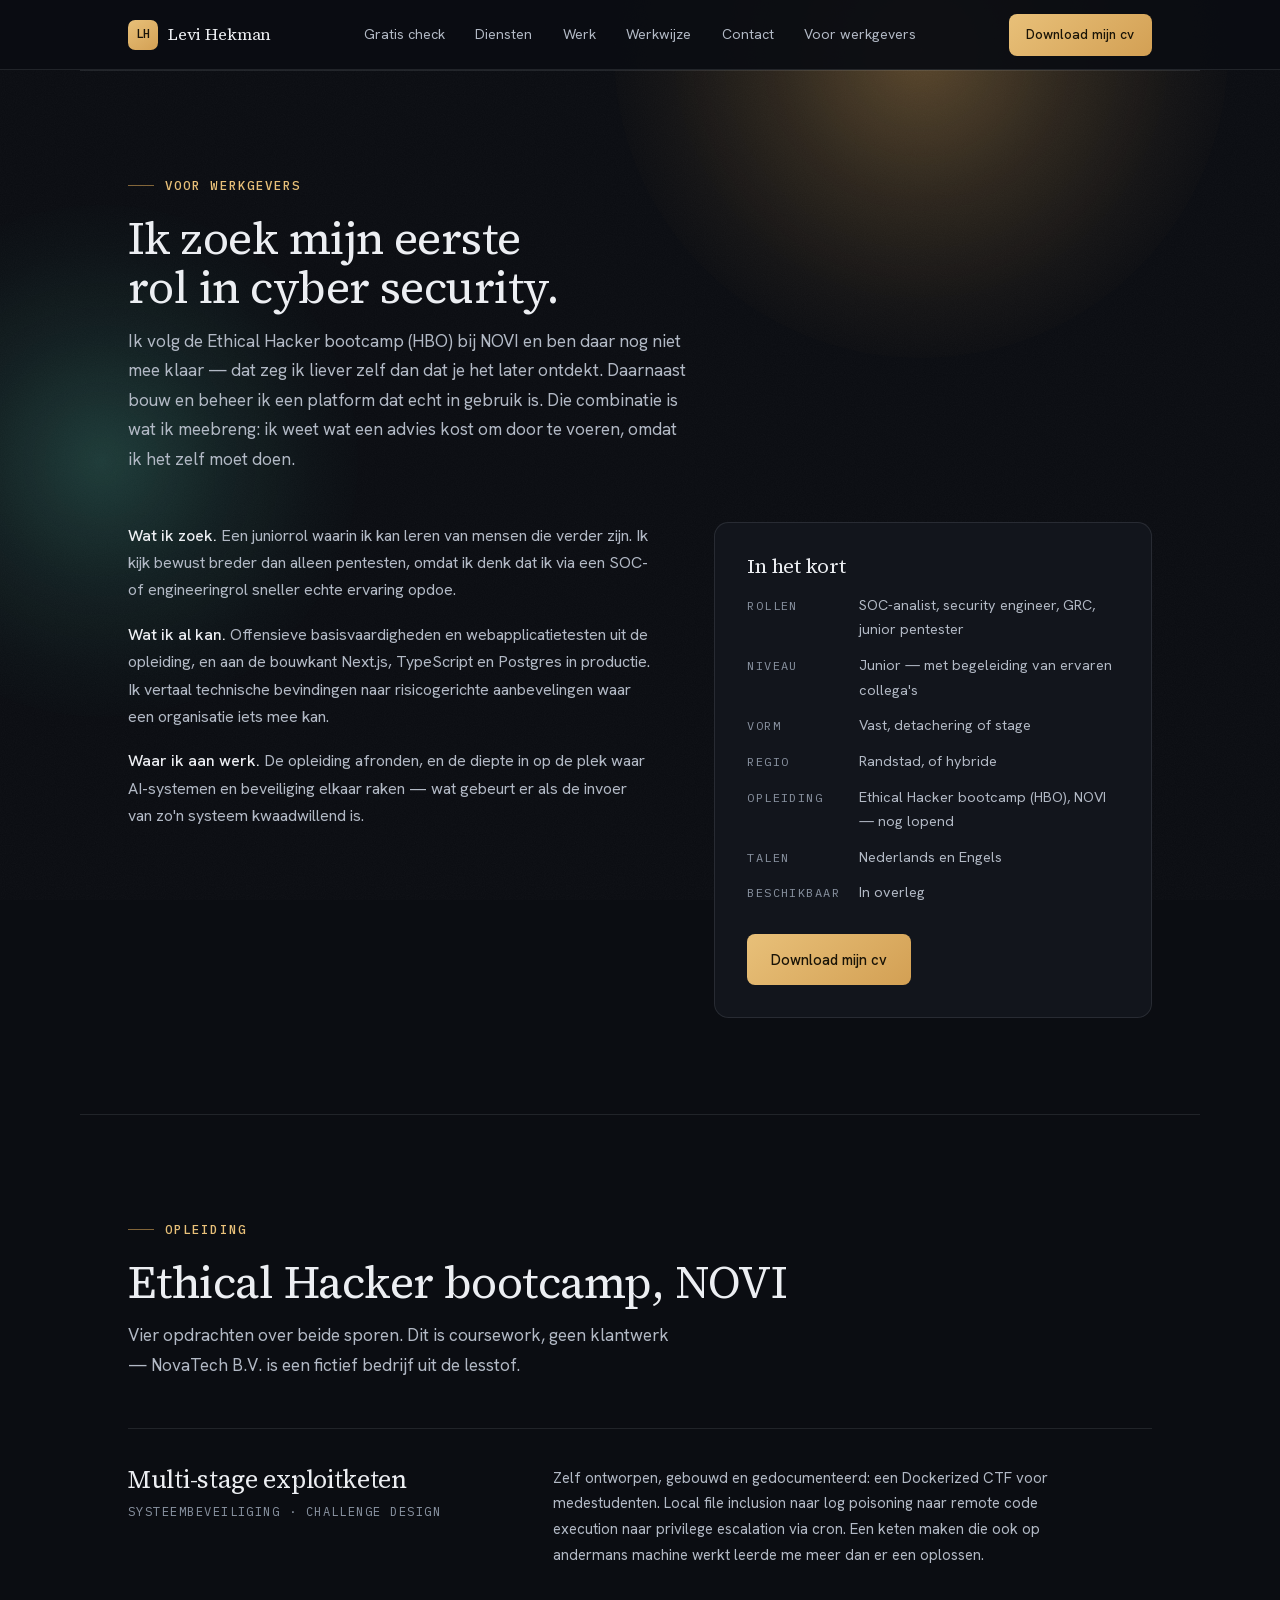
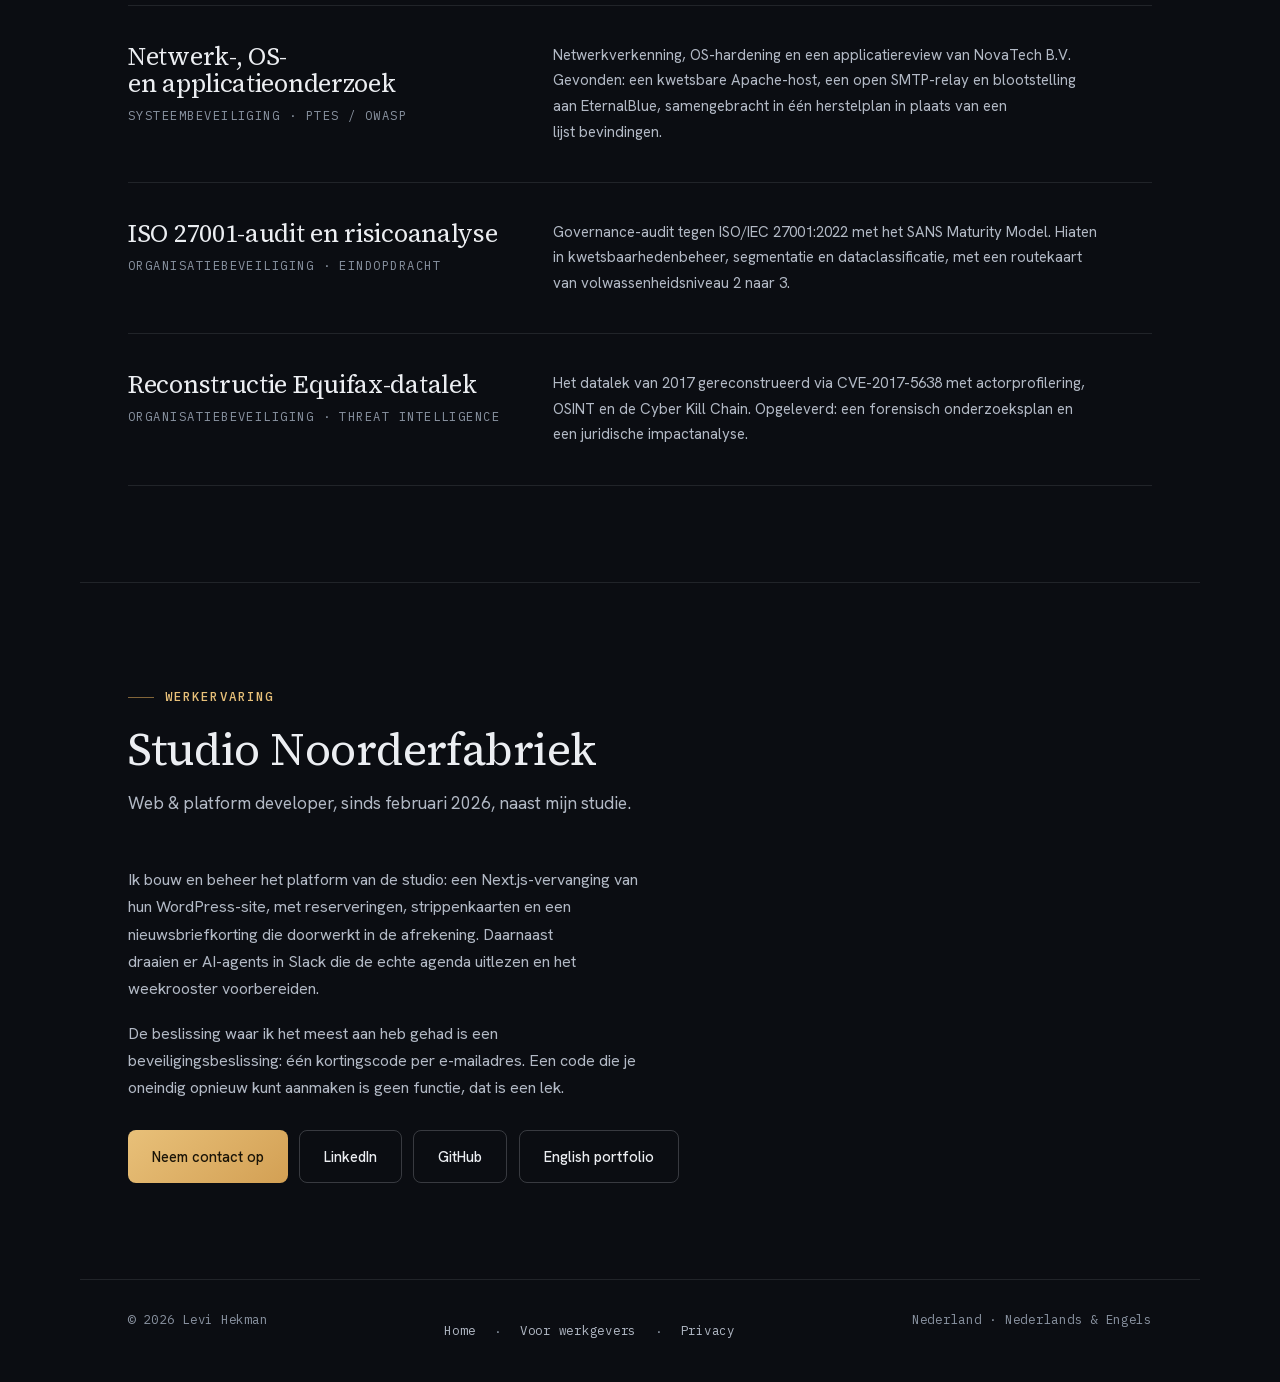
<file: werkgevers.html>
<!DOCTYPE html>
<html lang="nl">
<head>
<meta charset="utf-8">
<meta name="viewport" content="width=device-width, initial-scale=1">
<title>Voor werkgevers — Levi Hekman</title>
<meta name="description" content="Levi Hekman zoekt een junior rol in cyber security: SOC, security engineering, GRC of pentesting. Opleiding, werk en write-up.">
<meta name="theme-color" content="#0B0D12">
<meta property="og:type" content="website">
<meta property="og:title" content="Voor werkgevers — Levi Hekman">
<meta property="og:description" content="Levi Hekman zoekt een junior rol in cyber security: SOC, security engineering, GRC of pentesting. Opleiding, werk en write-up.">
<meta property="og:locale" content="nl_NL">
<meta property="og:url" content="https://levihekman.nl/werkgevers.html">

<link rel="preload" href="fonts/source-serif-4.woff2" as="font" type="font/woff2" crossorigin>
<link rel="preload" href="fonts/hanken-grotesk.woff2" as="font" type="font/woff2" crossorigin>
<script src="js/flag.js"></script>
<link rel="stylesheet" href="css/style.css">
<link rel="canonical" href="https://levihekman.nl/werkgevers.html">
<meta name="referrer" content="strict-origin-when-cross-origin">
<link rel="icon" href="favicon.svg" type="image/svg+xml">
<link rel="icon" href="favicon.ico" sizes="32x32">
<link rel="apple-touch-icon" href="apple-touch-icon.png">
<meta property="og:image" content="https://levihekman.nl/img/og.png">
<meta property="og:image:width" content="1200">
<meta property="og:image:height" content="630">
<meta name="twitter:card" content="summary_large_image">
<meta http-equiv="Content-Security-Policy" content="default-src 'self'; script-src 'self'; style-src 'self'; font-src 'self'; img-src 'self' data:; connect-src 'self'; object-src 'none'; base-uri 'self'; form-action 'self'; upgrade-insecure-requests">
</head>
<body>
<div class="aura" aria-hidden="true"><i class="g1"></i><i class="g2"></i></div>
<div class="grain" aria-hidden="true"></div>

<div class="page">
<header class="nav">
  <div class="nav-in">
    <a class="mark" href="index.html"><b>LH</b>Levi Hekman</a>
    <ul id="nav-menu">
      <li><a href="index.html#check">Gratis check</a></li>
      <li><a href="index.html#diensten">Diensten</a></li>
      <li><a href="index.html#werk">Werk</a></li>
      <li><a href="index.html#werkwijze">Werkwijze</a></li>
      <li><a href="index.html#contact">Contact</a></li>
      <li><a href="werkgevers.html">Voor werkgevers</a></li>
    </ul>
    <button class="nav-toggle" type="button" aria-expanded="false" aria-controls="nav-menu"><span class="bars" aria-hidden="true"><i></i><i></i><i></i></span><span class="menu-woord">Menu</span></button>
    <a class="btn btn-g btn-s" href="CV_Levi_Hekman.pdf"><span class="alleen-breed">Download mijn cv</span><span class="alleen-smal">Mijn cv</span></a>
  </div>
</header>

<main>

  <section class="sec wrap">
    <div class="sec-head">
      <p class="eyebrow">Voor werkgevers</p>
      <h2>Ik zoek mijn eerste rol in cyber security.</h2>
      <p class="lead">Ik volg de Ethical Hacker bootcamp (HBO) bij NOVI en ben daar nog niet mee klaar — dat zeg ik liever zelf dan dat je het later ontdekt. Daarnaast bouw en beheer ik een platform dat echt in gebruik is. Die combinatie is wat ik meebreng: ik weet wat een advies kost om door te voeren, omdat ik het zelf moet doen.</p>
    </div>
    <div class="split">
      <div class="prose">
        <p><b>Wat ik zoek.</b> Een juniorrol waarin ik kan leren van mensen die verder zijn. Ik kijk bewust breder dan alleen pentesten, omdat ik denk dat ik via een SOC- of engineeringrol sneller echte ervaring opdoe.</p>
        <p><b>Wat ik al kan.</b> Offensieve basisvaardigheden en webapplicatietesten uit de opleiding, en aan de bouwkant Next.js, TypeScript en Postgres in productie. Ik vertaal technische bevindingen naar risicogerichte aanbevelingen waar een organisatie iets mee kan.</p>
        <p><b>Waar ik aan werk.</b> De opleiding afronden, en de diepte in op de plek waar AI-systemen en beveiliging elkaar raken — wat gebeurt er als de invoer van zo'n systeem kwaadwillend is.</p>
      </div>
      <aside class="panel">
        <h3>In het kort</h3>
        <dl class="deflist">
          <dt>Rollen</dt><dd>SOC-analist, security engineer, GRC, junior pentester</dd>
          <dt>Niveau</dt><dd>Junior — met begeleiding van ervaren collega's</dd>
          <dt>Vorm</dt><dd>Vast, detachering of stage</dd>
          <dt>Regio</dt><dd>Randstad, of hybride</dd>
          <dt>Opleiding</dt><dd>Ethical Hacker bootcamp (HBO), NOVI — nog lopend</dd>
          <dt>Talen</dt><dd>Nederlands en Engels</dd>
          <dt>Beschikbaar</dt><dd>In overleg</dd>
        </dl>
        <div class="hero-cta mt-m">
          <a class="btn btn-g" href="CV_Levi_Hekman.pdf">Download mijn cv</a>
        </div>
      </aside>
    </div>
  </section>

  <section class="sec wrap">
    <div class="sec-head">
      <p class="eyebrow">Opleiding</p>
      <h2>Ethical Hacker bootcamp, NOVI</h2>
      <p class="lead">Vier opdrachten over beide sporen. Dit is coursework, geen klantwerk — NovaTech B.V. is een fictief bedrijf uit de lesstof.</p>
    </div>
    <div class="cases">
      <article class="case">
        <div><h3>Multi-stage exploitketen</h3><span class="meta">Systeembeveiliging · challenge design</span></div>
        <div>
          <p>Zelf ontworpen, gebouwd en gedocumenteerd: een Dockerized CTF voor medestudenten. Local file inclusion naar log poisoning naar remote code execution naar privilege escalation via cron. Een keten maken die ook op andermans machine werkt leerde me meer dan er een oplossen.</p>
        </div>
      </article>
      <article class="case">
        <div><h3>Netwerk-, OS- en applicatieonderzoek</h3><span class="meta">Systeembeveiliging · PTES / OWASP</span></div>
        <div><p>Netwerkverkenning, OS-hardening en een applicatiereview van NovaTech B.V. Gevonden: een kwetsbare Apache-host, een open SMTP-relay en blootstelling aan EternalBlue, samengebracht in één herstelplan in plaats van een lijst bevindingen.</p></div>
      </article>
      <article class="case">
        <div><h3>ISO 27001-audit en risicoanalyse</h3><span class="meta">Organisatiebeveiliging · eindopdracht</span></div>
        <div><p>Governance-audit tegen ISO/IEC 27001:2022 met het SANS Maturity Model. Hiaten in kwetsbaarhedenbeheer, segmentatie en dataclassificatie, met een routekaart van volwassenheidsniveau 2 naar 3.</p></div>
      </article>
      <article class="case">
        <div><h3>Reconstructie Equifax-datalek</h3><span class="meta">Organisatiebeveiliging · threat intelligence</span></div>
        <div><p>Het datalek van 2017 gereconstrueerd via CVE-2017-5638 met actorprofilering, OSINT en de Cyber Kill Chain. Opgeleverd: een forensisch onderzoeksplan en een juridische impactanalyse.</p></div>
      </article>
    </div>
  </section>

  <section class="sec wrap">
    <div class="sec-head">
      <p class="eyebrow">Werkervaring</p>
      <h2>Studio Noorderfabriek</h2>
      <p class="lead">Web &amp; platform developer, sinds februari 2026, naast mijn studie.</p>
    </div>
    <div class="prose">
      <p>Ik bouw en beheer het platform van de studio: een Next.js-vervanging van hun WordPress-site, met reserveringen, strippenkaarten en een nieuwsbriefkorting die doorwerkt in de afrekening. Daarnaast draaien er AI-agents in Slack die de echte agenda uitlezen en het weekrooster voorbereiden.</p>
      <p>De beslissing waar ik het meest aan heb gehad is een beveiligingsbeslissing: één kortingscode per e-mailadres. Een code die je oneindig opnieuw kunt aanmaken is geen functie, dat is een lek.</p>
    </div>
    <div class="hero-cta mt-m">
      <a class="btn btn-g" href="mailto:levihekman@icloud.com">Neem contact op</a>
      <a class="btn btn-o" href="https://www.linkedin.com/in/levi-hekman/">LinkedIn</a>
      <a class="btn btn-o" href="https://github.com/levihekm243">GitHub</a>
      <a class="btn btn-o" href="portfolio.html">English portfolio</a>
    </div>
  </section>

  <footer class="wrap">
    <span>© 2026 Levi Hekman</span>
    <span class="foot-links"><a href="index.html">Home</a> · <a href="werkgevers.html">Voor werkgevers</a> · <a href="privacy.html">Privacy</a></span>
    <span>Nederland · Nederlands &amp; Engels</span>
  </footer>
</main>
</div>
<script src="js/main.js" defer></script>
</body>
</html>
</file>
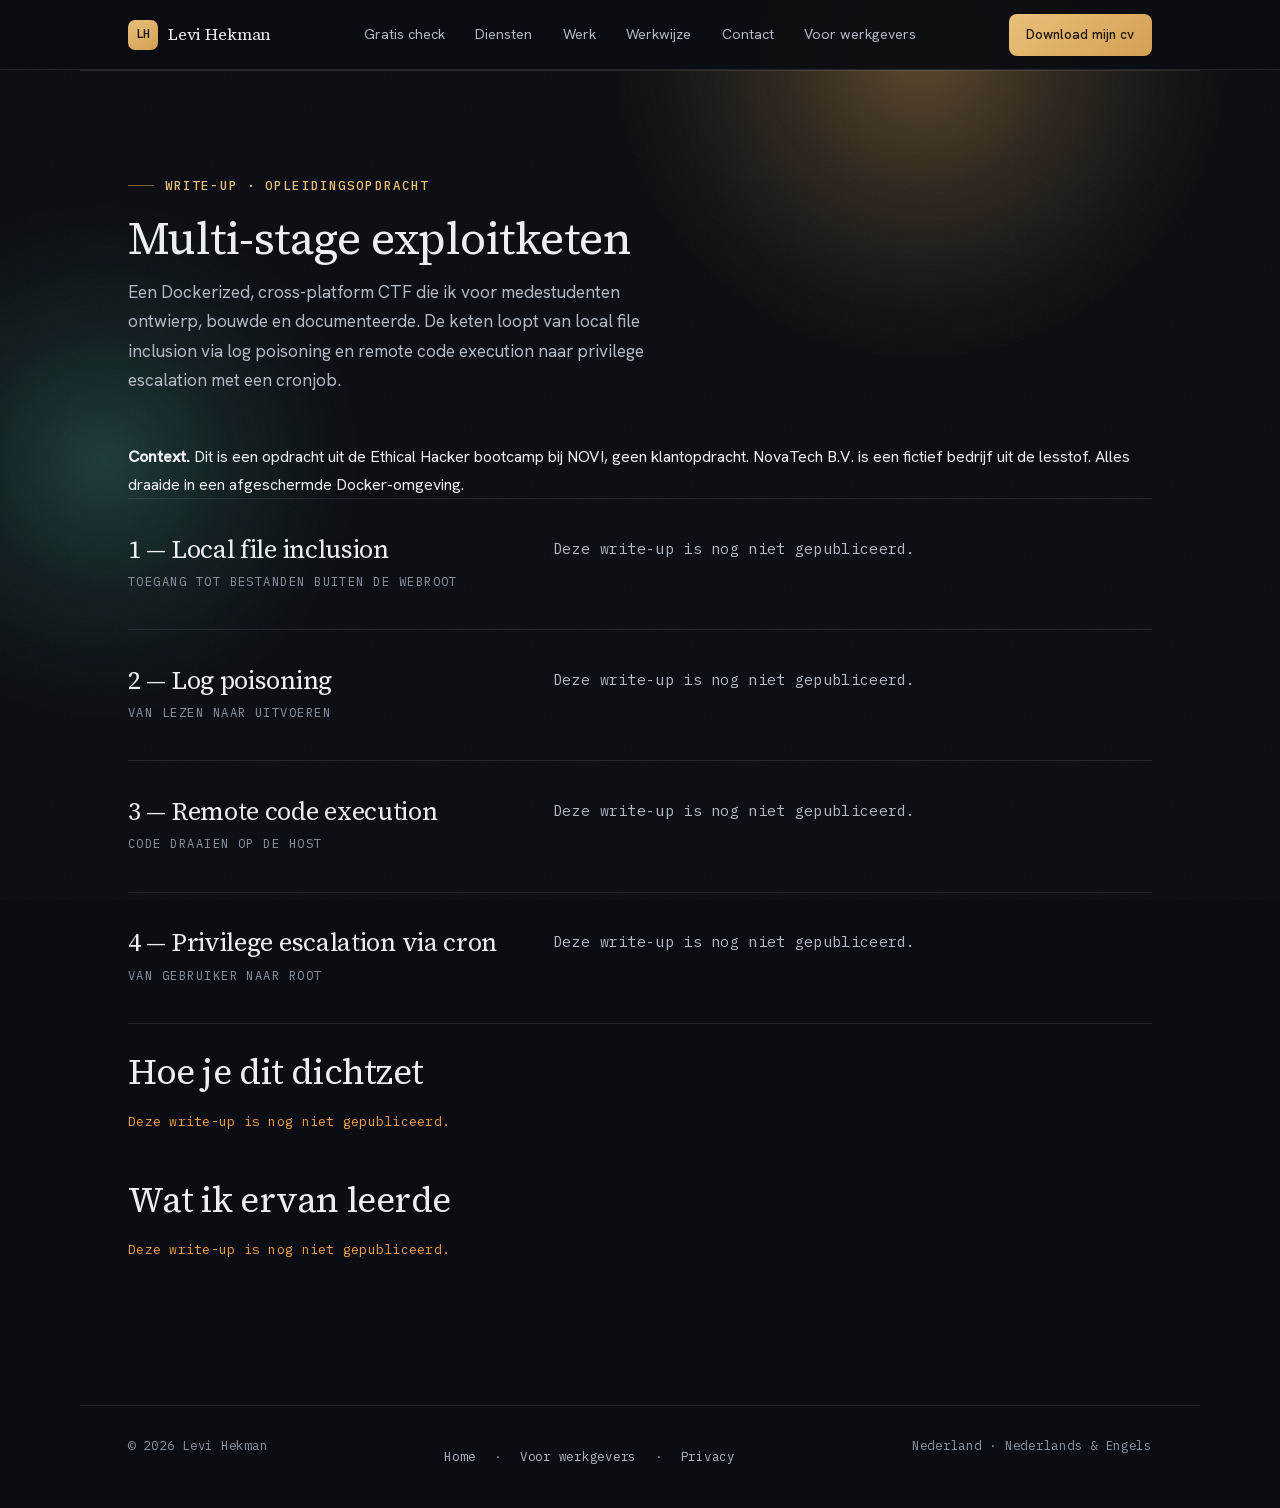
<file: writeups/exploitketen.html>
<!DOCTYPE html>
<html lang="nl">
<head>
<meta charset="utf-8">
<meta name="viewport" content="width=device-width, initial-scale=1">
<meta name="robots" content="noindex">
<title>Write-up: multi-stage exploitketen — Levi Hekman</title>
<meta name="description" content="Opleidingsopdracht: een Dockerized CTF met een keten van local file inclusion tot privilege escalation via cron.">
<meta name="theme-color" content="#0B0D12">
<meta property="og:type" content="website">
<meta property="og:title" content="Write-up: multi-stage exploitketen — Levi Hekman">
<meta property="og:description" content="Opleidingsopdracht: een Dockerized CTF met een keten van local file inclusion tot privilege escalation via cron.">
<meta property="og:locale" content="nl_NL">
<meta property="og:url" content="https://levihekman.nl/writeups/exploitketen.html">

<link rel="preload" href="../fonts/source-serif-4.woff2" as="font" type="font/woff2" crossorigin>
<link rel="preload" href="../fonts/hanken-grotesk.woff2" as="font" type="font/woff2" crossorigin>
<script src="../js/flag.js"></script>
<link rel="stylesheet" href="../css/style.css">
<link rel="canonical" href="https://levihekman.nl/writeups/exploitketen.html">
<meta name="referrer" content="strict-origin-when-cross-origin">
<link rel="icon" href="../favicon.svg" type="image/svg+xml">
<link rel="icon" href="../favicon.ico" sizes="32x32">
<link rel="apple-touch-icon" href="../apple-touch-icon.png">
<meta property="og:image" content="https://levihekman.nl/img/og.png">
<meta property="og:image:width" content="1200">
<meta property="og:image:height" content="630">
<meta name="twitter:card" content="summary_large_image">
<meta http-equiv="Content-Security-Policy" content="default-src 'self'; script-src 'self'; style-src 'self'; font-src 'self'; img-src 'self' data:; connect-src 'self'; object-src 'none'; base-uri 'self'; form-action 'self'; upgrade-insecure-requests">
</head>
<body>
<div class="aura" aria-hidden="true"><i class="g1"></i><i class="g2"></i></div>
<div class="grain" aria-hidden="true"></div>

<div class="page">
<header class="nav">
  <div class="nav-in">
    <a class="mark" href="../index.html"><b>LH</b>Levi Hekman</a>
    <ul id="nav-menu">
      <li><a href="../index.html#check">Gratis check</a></li>
      <li><a href="../index.html#diensten">Diensten</a></li>
      <li><a href="../index.html#werk">Werk</a></li>
      <li><a href="../index.html#werkwijze">Werkwijze</a></li>
      <li><a href="../index.html#contact">Contact</a></li>
      <li><a href="../werkgevers.html">Voor werkgevers</a></li>
    </ul>
    <button class="nav-toggle" type="button" aria-expanded="false" aria-controls="nav-menu"><span class="bars" aria-hidden="true"><i></i><i></i><i></i></span><span class="menu-woord">Menu</span></button>
    <a class="btn btn-g btn-s" href="../CV_Levi_Hekman.pdf"><span class="alleen-breed">Download mijn cv</span><span class="alleen-smal">Mijn cv</span></a>
  </div>
</header>

<main>

  <section class="sec wrap">
    <div class="sec-head">
      <p class="eyebrow">Write-up · opleidingsopdracht</p>
      <h2>Multi-stage exploitketen</h2>
      <p class="lead">Een Dockerized, cross-platform CTF die ik voor medestudenten ontwierp, bouwde en documenteerde. De keten loopt van local file inclusion via log poisoning en remote code execution naar privilege escalation met een cronjob.</p>
    </div>
    <div class="note"><b>Context.</b> Dit is een opdracht uit de Ethical Hacker bootcamp bij NOVI, geen klantopdracht. NovaTech B.V. is een fictief bedrijf uit de lesstof. Alles draaide in een afgeschermde Docker-omgeving.</div>


    <div class="cases">
      <article class="case"><div><h3>1 — Local file inclusion</h3><span class="meta">Toegang tot bestanden buiten de webroot</span></div>
        <div><p class="tbc">Deze write-up is nog niet gepubliceerd.</p></div></article>
      <article class="case"><div><h3>2 — Log poisoning</h3><span class="meta">Van lezen naar uitvoeren</span></div>
        <div><p class="tbc">Deze write-up is nog niet gepubliceerd.</p></div></article>
      <article class="case"><div><h3>3 — Remote code execution</h3><span class="meta">Code draaien op de host</span></div>
        <div><p class="tbc">Deze write-up is nog niet gepubliceerd.</p></div></article>
      <article class="case"><div><h3>4 — Privilege escalation via cron</h3><span class="meta">Van gebruiker naar root</span></div>
        <div><p class="tbc">Deze write-up is nog niet gepubliceerd.</p></div></article>
    </div>

    <div class="sec-head mt-m">
      <h2 class="h2-sub is-compact">Hoe je dit dichtzet</h2>
      <p class="tbc">Deze write-up is nog niet gepubliceerd.</p>
    </div>
    <div class="sec-head">
      <h2 class="h2-sub is-compact">Wat ik ervan leerde</h2>
      <p class="tbc">Deze write-up is nog niet gepubliceerd.</p>
    </div>
  </section>

  <footer class="wrap">
    <span>© 2026 Levi Hekman</span>
    <span class="foot-links"><a href="../index.html">Home</a> · <a href="../werkgevers.html">Voor werkgevers</a> · <a href="../privacy.html">Privacy</a></span>
    <span>Nederland · Nederlands &amp; Engels</span>
  </footer>
</main>
</div>
<script src="../js/main.js" defer></script>
</body>
</html>
</file>
<file: css/style.css>
/* Levi Hekman — levihekman.nl */

/* ---------- lettertypen, zelf gehost ---------- */
@font-face{font-family:'Hanken Grotesk';font-style:normal;font-weight:300 500;font-display:swap;src:url('../fonts/hanken-grotesk.woff2') format('woff2');unicode-range:U+0000-00FF, U+0131, U+0152-0153, U+02BB-02BC, U+02C6, U+02DA, U+02DC, U+0304, U+0308, U+0329, U+2000-206F, U+20AC, U+2122, U+2191, U+2193, U+2212, U+2215, U+FEFF, U+FFFD}
@font-face{font-family:'IBM Plex Mono';font-style:normal;font-weight:400;font-display:swap;src:url('../fonts/ibm-plex-mono-400.woff2') format('woff2');unicode-range:U+0000-00FF, U+0131, U+0152-0153, U+02BB-02BC, U+02C6, U+02DA, U+02DC, U+0304, U+0308, U+0329, U+2000-206F, U+20AC, U+2122, U+2191, U+2193, U+2212, U+2215, U+FEFF, U+FFFD}
@font-face{font-family:'IBM Plex Mono';font-style:normal;font-weight:500;font-display:swap;src:url('../fonts/ibm-plex-mono-500.woff2') format('woff2');unicode-range:U+0000-00FF, U+0131, U+0152-0153, U+02BB-02BC, U+02C6, U+02DA, U+02DC, U+0304, U+0308, U+0329, U+2000-206F, U+20AC, U+2122, U+2191, U+2193, U+2212, U+2215, U+FEFF, U+FFFD}
@font-face{font-family:'Source Serif 4';font-style:italic;font-weight:400;font-display:swap;src:url('../fonts/source-serif-4-italic.woff2') format('woff2');unicode-range:U+0000-00FF, U+0131, U+0152-0153, U+02BB-02BC, U+02C6, U+02DA, U+02DC, U+0304, U+0308, U+0329, U+2000-206F, U+20AC, U+2122, U+2191, U+2193, U+2212, U+2215, U+FEFF, U+FFFD}
@font-face{font-family:'Source Serif 4';font-style:normal;font-weight:300 400;font-display:swap;src:url('../fonts/source-serif-4.woff2') format('woff2');unicode-range:U+0000-00FF, U+0131, U+0152-0153, U+02BB-02BC, U+02C6, U+02DA, U+02DC, U+0304, U+0308, U+0329, U+2000-206F, U+20AC, U+2122, U+2191, U+2193, U+2212, U+2215, U+FEFF, U+FFFD}

:root{
  --bg:#0B0D12;
  --surface:#12151C;
  --raised:#171B24;
  --line:rgba(199,204,214,.12);
  --line-2:rgba(199,204,214,.24);
  --text:#ECEEF2;
  --muted:#B2B9C5;
  --dim:#8A93A1;
  --gold:#D3A054;
  --gold-ink:#E8C079;
  --gold-soft:rgba(211,160,84,.13);
  --teal:#58C9B0;
  --good:#45B084;
  --warn:#F0A048;
  --bad:#E2604A;
  --serif:'Source Serif 4',Georgia,'Times New Roman',serif;
  --sans:'Hanken Grotesk',system-ui,-apple-system,'Segoe UI',sans-serif;
  --mono:'IBM Plex Mono',ui-monospace,SFMono-Regular,Menlo,monospace;
  --pad:clamp(1.15rem,5vw,3rem);
  --maxw:70rem;
}
*,*::before,*::after{box-sizing:border-box}
html{-webkit-text-size-adjust:100%}
@media(prefers-reduced-motion:no-preference){html{scroll-behavior:smooth}}
html,body{max-width:100%;overflow-x:clip}
body{
  margin:0;background:var(--bg);color:var(--text);
  font-family:var(--sans);font-weight:400;font-size:clamp(1rem,1.05vw,1.06rem);line-height:1.7;
  -webkit-font-smoothing:antialiased;
}
h1,h2,h3{margin:0;font-family:var(--serif);font-weight:400;letter-spacing:-.012em;text-wrap:balance;line-height:1.1}
p{margin:0;text-wrap:pretty}
a{color:inherit;text-decoration:none}
ul{margin:0;padding:0;list-style:none}
:focus-visible{outline:2px solid var(--gold);outline-offset:3px;border-radius:3px}
.wrap{max-width:var(--maxw);margin:0 auto;padding-inline:var(--pad)}
section[id]{scroll-margin-top:5rem}
.eyebrow{
  font-family:var(--mono);font-size:.78rem;font-weight:500;letter-spacing:.17em;text-transform:uppercase;
  color:var(--gold-ink);display:inline-flex;align-items:center;gap:.7rem;
}
.eyebrow::before{content:"";width:1.6rem;height:1px;background:var(--gold);opacity:.6}
.lead{color:var(--muted);font-size:clamp(1.02rem,1.35vw,1.16rem);max-width:56ch}
.tbc{color:var(--warn);font-family:var(--mono);font-size:.82em;letter-spacing:.02em}

/* ---------- ambient ---------- */
.aura{position:fixed;inset:0;z-index:0;pointer-events:none;overflow:hidden}
.aura i{position:absolute;display:block;border-radius:50%;will-change:transform;contain:strict}
.aura .g1{width:48vmax;height:48vmax;left:48%;top:-20vmax;background:radial-gradient(circle,rgba(211,160,84,.40),rgba(211,160,84,.17) 34%,rgba(211,160,84,.05) 58%,transparent 76%);animation:drift1 38s ease-in-out infinite}
.aura .g2{width:40vmax;height:40vmax;left:-12vmax;top:16vmax;background:radial-gradient(circle,rgba(88,201,176,.25),rgba(88,201,176,.10) 34%,rgba(88,201,176,.03) 58%,transparent 76%);animation:drift2 47s ease-in-out infinite}
.aura .g3{width:34vmax;height:34vmax;left:58%;top:48vmax;background:radial-gradient(circle,rgba(141,121,255,.23),rgba(141,121,255,.09) 34%,rgba(141,121,255,.03) 58%,transparent 76%);animation:drift3 56s ease-in-out infinite}
@keyframes drift1{0%,100%{transform:translate3d(0,0,0) scale(1)}50%{transform:translate3d(-7vw,5vh,0) scale(1.12)}}
@keyframes drift2{0%,100%{transform:translate3d(0,0,0) scale(1)}50%{transform:translate3d(6vw,-4vh,0) scale(1.1)}}
@keyframes drift3{0%,100%{transform:translate3d(0,0,0) scale(1)}50%{transform:translate3d(-5vw,-6vh,0) scale(1.08)}}
.grain{
  position:fixed;inset:0;z-index:1;pointer-events:none;opacity:.035;
  background-image:url("data:image/svg+xml;utf8,<svg xmlns='http://www.w3.org/2000/svg' width='160' height='160'><filter id='n'><feTurbulence type='fractalNoise' baseFrequency='0.9' numOctaves='3' stitchTiles='stitch'/><feColorMatrix type='saturate' values='0'/></filter><rect width='160' height='160' filter='url(%23n)'/></svg>");
  background-size:160px 160px;
}
.page{position:relative;z-index:2}

/* ---------- nav ---------- */
.nav{position:sticky;top:0;z-index:60;background:rgba(11,13,18,.95);border-bottom:1px solid var(--line)}
.nav-in{max-width:var(--maxw);margin:0 auto;padding:.85rem var(--pad);display:flex;align-items:center;justify-content:space-between;gap:1rem}
.mark{display:flex;align-items:center;gap:.65rem;font-family:var(--serif);font-size:1.02rem;letter-spacing:-.01em}
.mark b{
  display:grid;place-items:center;width:1.85rem;height:1.85rem;border-radius:.45rem;
  background:linear-gradient(145deg,var(--gold-ink),var(--gold));color:#19140a;
  font-family:var(--mono);font-size:.76rem;font-weight:500;
}
.nav-in{flex-wrap:wrap}
.nav ul{display:flex;flex-wrap:wrap;gap:1.9rem;font-size:.88rem}
.nav-toggle{
  display:none;align-items:center;gap:.5rem;
  font-family:var(--mono);font-size:.8rem;letter-spacing:.1em;text-transform:uppercase;
  color:var(--text);background:transparent;border:1px solid var(--line-2);
  border-radius:.45rem;padding:.6rem .85rem;min-height:44px;cursor:pointer;
}
.nav-toggle:hover{border-color:var(--gold);background:var(--gold-soft)}
.nav-toggle .bars{display:grid;gap:3px}
.nav-toggle .bars i{display:block;width:16px;height:1.5px;background:currentColor}
@media(max-width:949px){
  .nav ul{order:3;width:100%;gap:0;flex-direction:column;
          margin-top:.7rem;padding-top:.3rem;border-top:1px solid var(--line)}
  .nav ul a{display:flex;align-items:center;min-height:44px;font-size:.95rem}
  .js .nav-toggle{display:inline-flex}
  .js .nav ul{display:none}
  .js .nav-in.is-open ul{display:flex}
}
.nav ul a{color:var(--muted);transition:color .2s}
.nav ul a:hover{color:var(--text)}


/* ---------- buttons ---------- */
.btn{
  display:inline-flex;align-items:center;gap:.5rem;
  padding:.82rem 1.5rem;border-radius:.5rem;font-size:.92rem;font-weight:500;
  font-family:inherit;background:transparent;border:0;cursor:pointer;
  transition:transform .18s,box-shadow .18s,background .2s,border-color .2s;white-space:nowrap;
}
.btn-g{background:linear-gradient(140deg,var(--gold-ink),var(--gold));color:#1a1407}
.btn-g:hover{transform:translateY(-2px);box-shadow:0 14px 30px -14px rgba(211,160,84,.8)}
.btn-o{border:1px solid var(--line-2);color:var(--text);background:transparent}
.btn-o:hover{transform:translateY(-2px);border-color:var(--gold);background:var(--gold-soft)}
.btn-s{padding:.6rem 1.1rem;font-size:.85rem}

/* ---------- hero ---------- */
.hero{padding-block:clamp(3rem,8vw,6rem) clamp(3rem,7vw,5rem)}
.hero-grid{display:grid;gap:clamp(2.5rem,5vw,4rem);grid-template-columns:1fr;align-items:center}
@media(min-width:900px){.hero-grid{grid-template-columns:minmax(0,1.25fr) minmax(0,.75fr)}}
.hero h1{font-size:clamp(2.3rem,5.4vw,4.1rem);margin-block:1.5rem 0;line-height:1.08}
.hero h1 em{font-style:italic;color:var(--gold-ink)}
.hero .lead{margin-top:1.5rem}
.hero-cta{display:flex;gap:.7rem;flex-wrap:wrap;margin-top:2.2rem}
.chips{display:flex;flex-wrap:wrap;gap:.5rem;margin-top:2.2rem}
.chip{
  display:inline-flex;align-items:center;gap:.5rem;
  border:1px solid var(--line);border-radius:999px;padding:.42rem .9rem;
  font-family:var(--mono);font-size:.78rem;letter-spacing:.06em;color:var(--muted);
}
.chip::before{content:"";width:.4rem;height:.4rem;border-radius:999px;background:var(--good)}
.chip.alt::before{background:var(--gold)}
.chip.neutral::before{background:var(--dim)}
.portrait{position:relative;margin:0 auto;width:100%;max-width:19rem}
@media(min-width:900px){.portrait{margin:0 0 0 auto;max-width:21rem}}
.portrait img{display:block;width:100%;height:auto;filter:drop-shadow(0 24px 34px rgba(0,0,0,.75))}
.portrait figcaption{
  margin-top:.9rem;padding-top:.85rem;border-top:1px solid var(--line);
  font-family:var(--mono);font-size:.76rem;letter-spacing:.1em;text-transform:uppercase;color:var(--dim);line-height:1.7;
}
.portrait figcaption b{display:block;color:var(--text);font-weight:500;letter-spacing:.06em;font-size:.8rem}

/* ---------- section scaffold ---------- */
.sec{padding-block:clamp(3.5rem,8vw,6rem);border-top:1px solid var(--line)}
.sec-head{max-width:46rem;margin-bottom:clamp(2rem,4vw,3rem)}
.sec-head h2{font-size:clamp(1.8rem,3.8vw,2.8rem);margin-block:1.1rem .9rem}

/* ---------- scan ---------- */
.scan{
  border:1px solid var(--line-2);border-radius:1.1rem;overflow:hidden;
  background:linear-gradient(165deg,var(--raised),var(--surface) 70%);
  box-shadow:0 40px 80px -50px rgba(0,0,0,.9);
}
.scan-top{padding:clamp(1.3rem,3vw,2rem);border-bottom:1px solid var(--line);display:flex;justify-content:space-between;gap:1rem;align-items:center;flex-wrap:wrap}
.scan-top .t{font-family:var(--mono);font-size:.78rem;letter-spacing:.14em;text-transform:uppercase;color:var(--dim)}
.prog{display:flex;align-items:center;gap:.7rem;font-family:var(--mono);font-size:.8rem;color:var(--muted)}
.prog .track{width:clamp(5rem,18vw,9rem);height:3px;border-radius:999px;background:rgba(255,255,255,.1);overflow:hidden}
.prog .fill{display:block;height:100%;width:0;border-radius:999px;background:linear-gradient(90deg,var(--gold),var(--gold-ink));transition:width .45s cubic-bezier(.2,.7,.3,1)}
.q{padding:clamp(1.1rem,2.6vw,1.5rem) clamp(1.3rem,3vw,2rem);border-bottom:1px solid var(--line);display:grid;gap:.9rem}
@media(min-width:760px){.q{grid-template-columns:minmax(0,1fr) auto;align-items:center;gap:2rem}}
.q:last-of-type{border-bottom:0}
.q .qt{font-size:.98rem;color:var(--text);font-weight:400}
.q .qs{display:block;margin-top:.35rem;font-size:.88rem;color:var(--dim)}
.opts{display:grid;grid-template-columns:repeat(3,1fr);gap:.35rem;border:1px solid var(--line);border-radius:.5rem;padding:.25rem;background:rgba(0,0,0,.25)}
@media(min-width:760px){.opts{display:flex}}
.opts button{
  border:0;background:transparent;color:var(--muted);
  padding:.5rem .9rem;border-radius:.35rem;font-size:.82rem;font-weight:500;
  transition:background .2s,color .2s;font-family:inherit;
}
.opts button:hover{color:var(--text);background:rgba(255,255,255,.05)}
.opts button[aria-pressed="true"]{background:var(--gold);color:#1a1407}
.scan-foot{padding:clamp(1.2rem,3vw,1.8rem) clamp(1.3rem,3vw,2rem);display:flex;justify-content:space-between;align-items:center;gap:1rem;flex-wrap:wrap;border-top:1px solid var(--line)}
.scan-foot .hint{font-family:var(--mono);font-size:.78rem;color:var(--dim);letter-spacing:.04em}
.btn[disabled]{opacity:.4;pointer-events:none}

/* result */
.result{display:none;padding:clamp(1.5rem,3.5vw,2.4rem)}
.result.on{display:block}
.res-head{display:grid;gap:1.5rem;align-items:center;grid-template-columns:1fr}
@media(min-width:680px){.res-head{grid-template-columns:auto minmax(0,1fr)}}
.score{
  width:7.5rem;height:7.5rem;border-radius:50%;display:grid;place-items:center;
  background:conic-gradient(var(--gold) var(--deg,0deg), rgba(255,255,255,.07) 0);
  position:relative;
}
.score::after{content:"";position:absolute;z-index:0;inset:7px;border-radius:50%;background:var(--surface)}
.score span{position:relative;z-index:1;font-family:var(--serif);font-size:2.1rem;line-height:1;color:var(--text)}
.score span i{font-style:normal;font-size:.9rem;color:var(--dim)}
.res-head h3{font-size:clamp(1.3rem,2.6vw,1.8rem)}
.res-head p{margin-top:.6rem;color:var(--muted);font-size:.95rem;max-width:48ch}
.gaps{margin-top:1.8rem;border-top:1px solid var(--line);padding-top:1.4rem;display:grid;gap:.8rem}
.gap{display:grid;gap:.5rem 1rem;grid-template-columns:auto 1fr;align-items:start}
.sev{
  font-family:var(--mono);font-size:.75rem;letter-spacing:.1em;text-transform:uppercase;
  padding:.28rem .5rem;border-radius:.25rem;white-space:nowrap;
}
.sev.hoog{color:var(--bad);background:rgba(226,96,74,.12);border:1px solid rgba(226,96,74,.3)}
.sev.midden{color:var(--warn);background:rgba(240,160,72,.1);border:1px solid rgba(240,160,72,.28)}
.gap b{display:block;font-weight:500;color:var(--text);font-size:.95rem}
.gap span{color:var(--muted);font-size:.89rem}
.res-cta{margin-top:1.8rem;display:flex;gap:.7rem;flex-wrap:wrap;align-items:center}
.res-cta .small{font-family:var(--mono);font-size:.78rem;color:var(--dim)}

/* ---------- services ---------- */
.svcs{display:grid;gap:1rem;grid-template-columns:1fr}
@media(min-width:880px){.svcs{grid-template-columns:repeat(3,1fr)}}
.svc{
  border:1px solid var(--line);border-radius:.9rem;padding:clamp(1.4rem,3vw,2rem);
  background:linear-gradient(170deg,rgba(255,255,255,.03),transparent 60%);
  display:flex;flex-direction:column;gap:1rem;position:relative;overflow:hidden;
}
.svc::before{content:"";position:absolute;inset:0 0 auto;height:1px;background:linear-gradient(90deg,transparent,var(--gold),transparent);opacity:.5}
.svc .n{font-family:var(--mono);font-size:.76rem;letter-spacing:.14em;color:var(--gold-ink);text-transform:uppercase}
.svc h3{font-size:1.3rem}
.svc > p{color:var(--muted);font-size:.93rem}
.svc ul{display:flex;flex-direction:column;gap:.6rem;margin-top:auto}
.svc li{position:relative;padding-left:1.3rem;font-size:.89rem;color:var(--muted);line-height:1.6}
.svc li::before{content:"";position:absolute;left:.1rem;top:.62em;width:.42rem;height:.42rem;border-radius:1px;background:var(--gold);transform:rotate(45deg)}
.svc .pf{padding-top:1rem;border-top:1px solid var(--line);font-family:var(--mono);font-size:.78rem;letter-spacing:.06em;color:var(--dim)}
.svc .pf a{color:var(--gold-ink);border-bottom:1px solid rgba(211,160,84,.4)}

/* ---------- cases ---------- */
.cases{border-top:1px solid var(--line)}
.case{
  display:grid;gap:.6rem 2.5rem;grid-template-columns:1fr;
  padding-block:clamp(1.6rem,3.2vw,2.3rem);border-bottom:1px solid var(--line);position:relative;
}
@media(min-width:860px){.case{grid-template-columns:minmax(0,.9fr) minmax(0,1.4fr)}}
.case::after{content:"";position:absolute;left:0;right:100%;top:-1px;height:1px;background:linear-gradient(90deg,var(--gold),transparent);transition:right .6s cubic-bezier(.2,.7,.3,1)}
.case:hover::after{right:0}
.case h3{font-size:clamp(1.2rem,2.3vw,1.55rem)}
.case .meta{display:block;margin-top:.55rem;font-family:var(--mono);font-size:.76rem;letter-spacing:.12em;text-transform:uppercase;color:var(--dim)}
.case p{color:var(--muted);font-size:.94rem}
.case .ev{margin-top:.9rem;display:flex;flex-wrap:wrap;gap:.4rem}
.case .ev span,.case .ev a{
  font-family:var(--mono);font-size:.76rem;letter-spacing:.04em;color:var(--muted);
  border:1px solid var(--line);border-radius:.3rem;padding:.3rem .55rem;
}
.case .ev a{color:var(--gold-ink);border-color:rgba(211,160,84,.35)}
.case .ev a:hover{background:var(--gold-soft)}

/* ---------- werkwijze ---------- */
.steps{display:grid;gap:1px;background:var(--line);border:1px solid var(--line);border-radius:.9rem;overflow:hidden;grid-template-columns:1fr}
@media(min-width:760px){.steps{grid-template-columns:repeat(4,1fr)}}
.step{background:var(--surface);padding:clamp(1.3rem,2.8vw,1.8rem);display:flex;flex-direction:column;gap:.6rem}
.step .n{font-family:var(--mono);font-size:.78rem;color:var(--gold-ink);letter-spacing:.14em}
.step h3{font-size:1.08rem}
.step p{font-size:.88rem;color:var(--muted)}

/* ---------- over / werkgevers ---------- */
.split{display:grid;gap:clamp(2rem,4vw,3.5rem);grid-template-columns:1fr}
@media(min-width:880px){.split{grid-template-columns:minmax(0,1.1fr) minmax(0,.9fr)}}
.prose p+p{margin-top:1.1rem}
.prose{color:var(--muted);max-width:58ch}
.prose b{color:var(--text);font-weight:500}
.panel{border:1px solid var(--line);border-radius:.9rem;padding:clamp(1.4rem,3vw,2rem);background:var(--surface)}
.panel h3{font-size:1.25rem;margin-bottom:1rem}
.deflist{display:grid;grid-template-columns:auto 1fr;gap:.7rem 1.2rem;font-size:.9rem;align-items:baseline}
.deflist dt{font-family:var(--mono);font-size:.75rem;letter-spacing:.12em;text-transform:uppercase;color:var(--dim);white-space:nowrap}
.deflist dd{margin:0;color:var(--muted)}

/* ---------- contact ---------- */
.contact{text-align:center;padding-block:clamp(4rem,9vw,7rem)}
.contact h2{font-size:clamp(2rem,5vw,3.3rem)}
.contact .lead{margin:1.3rem auto 2.2rem}
.cgrid{display:grid;grid-template-columns:repeat(auto-fit,minmax(min(100%,12rem),1fr));gap:1px;background:var(--line);border:1px solid var(--line);border-radius:.8rem;overflow:hidden;margin-top:3rem;text-align:left}
.citem{background:var(--surface);padding:1.1rem 1.3rem;transition:background .25s}
.citem:hover{background:var(--raised)}
.citem .k{display:block;font-family:var(--mono);font-size:.75rem;letter-spacing:.14em;text-transform:uppercase;color:var(--dim);margin-bottom:.4rem}
.citem .v{font-size:.92rem;color:var(--text);word-break:break-word}
footer{border-top:1px solid var(--line);padding-block:1.8rem;display:flex;justify-content:space-between;gap:1rem;flex-wrap:wrap;font-family:var(--mono);font-size:.78rem;letter-spacing:.06em;color:var(--dim)}

.js .rise{opacity:0;transform:translateY(12px);animation:rise .42s cubic-bezier(.2,.75,.3,1) forwards}
@keyframes rise{to{opacity:1;transform:none}}
.d1{animation-delay:0s}.d2{animation-delay:.06s}.d3{animation-delay:.12s}.d4{animation-delay:.12s}
.js .reveal{opacity:0;transform:translateY(12px);transition:opacity .28s ease,transform .28s cubic-bezier(.2,.7,.3,1)}
.js .reveal.instant{transition:none}
.js .reveal.in{opacity:1;transform:none}
@media(max-width:760px){.aura .g3{display:none}}
@media(prefers-reduced-motion:reduce){
  .js .rise{animation:none;opacity:1;transform:none}
  .js .reveal{opacity:1;transform:none;transition:none}
  .aura i{animation:none}
  *{transition-duration:.001ms !important}
}

/* ---------- hulpklassen (voorheen inline style-attributen) ---------- */
.mt-s{margin-top:.8rem}
.mt-m{margin-top:1.8rem}
.is-centered{justify-content:center}
.h2-sub{font-size:clamp(1.8rem,3.6vw,2.6rem);margin-block:1.1rem 1.4rem}
.h2-sub.is-compact{font-size:clamp(1.6rem,3.2vw,2.2rem);margin-block:1.1rem 1.2rem}
.gap-leeg{color:var(--muted);font-size:.93rem}

/* footerlinks */
.foot-links a{color:var(--muted);border-bottom:1px solid transparent;transition:color .2s,border-color .2s}
.foot-links a:hover{color:var(--gold-ink);border-color:rgba(211,160,84,.4)}

/* ---------- mobiel: portret kleiner, tikdoelen groter ---------- */
@media(max-width:639px){
  .portrait{max-width:min(55%,13rem)}
  .hero-grid{gap:2rem}
  .portrait figcaption{margin-top:.7rem;padding-top:.6rem}
}
/* losse links minstens 44px aantikbaar, zonder het uiterlijk te veranderen */
.foot-links a{display:inline-flex;align-items:center;min-height:44px;padding-inline:.15rem}
.foot-links{display:flex;flex-wrap:wrap;gap:0 1rem;align-items:center}
.case .ev a,.case .ev span{display:inline-flex;align-items:center;min-height:44px}
.svc .pf a{display:inline-flex;align-items:center;min-height:44px}
.citem{min-height:44px}
/* noscript-melding in de check */
.geen-js{
  margin:0 clamp(1.3rem,3vw,2rem) clamp(1.3rem,3vw,2rem);padding:1rem 1.2rem;
  border:1px solid var(--line-2);border-radius:.6rem;background:var(--surface);
  color:var(--muted);font-size:.92rem;
}

/* ---------- leesbaarheid: regellengte van lopende tekst ---------- */
.case p,.svc > p,.step p,.feat p,.item p,.gap span{max-width:68ch}

/* ---------- gezicht in het eerste scherm (alleen mobiel) ---------- */
.avatar{display:none}
@media(max-width:639px){
  .hero-id{display:flex;align-items:center;gap:.85rem}
  .avatar{
    display:block;width:3.5rem;height:3.5rem;flex:none;border-radius:.95rem;
    object-fit:cover;border:1px solid var(--line-2);
    box-shadow:0 12px 26px -14px rgba(0,0,0,.95);
  }
  .hero-id .eyebrow{line-height:1.45}
  .hero-id .eyebrow::before{display:none}
}

/* ---------- kopbalk past op één rij, ook op 360px ---------- */
.alleen-smal{display:none}
@media(max-width:639px){
  .nav-in{gap:.55rem}
  .mark{font-size:.95rem;gap:.5rem}
  .mark b{width:1.7rem;height:1.7rem}
  .alleen-breed{display:none}
  .alleen-smal{display:inline}
  .btn-s{padding:.6rem .9rem}
  .nav-toggle{padding:.6rem .7rem;gap:0;min-width:44px;justify-content:center}
  .menu-woord{position:absolute;width:1px;height:1px;margin:-1px;overflow:hidden;clip-path:inset(50%);white-space:nowrap}
}
</file>
<file: style.css>
/* lettertypen, zelf gehost */
@font-face{font-family:'Space Mono';font-style:normal;font-weight:400;font-display:swap;src:url('fonts/space-mono-400.woff2') format('woff2');unicode-range:U+0000-00FF, U+0131, U+0152-0153, U+02BB-02BC, U+02C6, U+02DA, U+02DC, U+0304, U+0308, U+0329, U+2000-206F, U+20AC, U+2122, U+2191, U+2193, U+2212, U+2215, U+FEFF, U+FFFD}
@font-face{font-family:'Space Mono';font-style:normal;font-weight:700;font-display:swap;src:url('fonts/space-mono-700.woff2') format('woff2');unicode-range:U+0000-00FF, U+0131, U+0152-0153, U+02BB-02BC, U+02C6, U+02DA, U+02DC, U+0304, U+0308, U+0329, U+2000-206F, U+20AC, U+2122, U+2191, U+2193, U+2212, U+2215, U+FEFF, U+FFFD}
@font-face{font-family:'Syne';font-style:normal;font-weight:400 800;font-display:swap;src:url('fonts/syne.woff2') format('woff2');unicode-range:U+0000-00FF, U+0131, U+0152-0153, U+02BB-02BC, U+02C6, U+02DA, U+02DC, U+0304, U+0308, U+0329, U+2000-206F, U+20AC, U+2122, U+2191, U+2193, U+2212, U+2215, U+FEFF, U+FFFD}

/* ================================
   Levi Hekman Portfolio — style.css
   ================================ */

/* Reset */
*, *::before, *::after {
  margin: 0;
  padding: 0;
  box-sizing: border-box;
}

/* Variables */
:root {
  --bg: #0b0e13;
  --surface: #111520;
  --surface2: #161b27;
  --border: rgba(255, 255, 255, 0.07);
  --border-accent: rgba(0, 220, 180, 0.3);
  --accent: #00dcb4;
  --text: #e8edf5;
  --muted: #6b7a96;
  --card: #141926;
}

/* Base */
html {
  scroll-behavior: smooth;
}

body {
  font-family: 'Syne', sans-serif;
  background-color: var(--bg);
  color: var(--text);
  font-size: 15px;
  line-height: 1.6;
  overflow-x: hidden;
}

/* ================================
   NAV
   ================================ */
.nav {
  position: sticky;
  top: 0;
  z-index: 100;
  display: flex;
  align-items: center;
  justify-content: space-between;
  padding: 0 40px;
  height: 60px;
  background: rgba(11, 14, 19, 0.92);
  backdrop-filter: blur(16px);
  -webkit-backdrop-filter: blur(16px);
  border-bottom: 0.5px solid var(--border);
}

.nav-brand {
  font-family: 'Space Mono', monospace;
  font-size: 13px;
  color: var(--accent);
  letter-spacing: 0.04em;
}

.nav-links {
  display: flex;
  gap: 28px;
}

.nav-links a {
  font-size: 13px;
  color: var(--muted);
  text-decoration: none;
  letter-spacing: 0.04em;
  transition: color 0.2s;
}

.nav-links a:hover,
.nav-links a.active {
  color: var(--text);
}

.nav-cta {
  font-family: 'Space Mono', monospace;
  font-size: 12px;
  padding: 8px 16px;
  border: 0.5px solid var(--accent);
  color: var(--accent);
  border-radius: 4px;
  text-decoration: none;
  transition: background 0.2s, color 0.2s;
}

.nav-cta:hover {
  background: var(--accent);
  color: #0b0e13;
}

/* ================================
   HERO
   ================================ */
.hero-section {
  min-height: 88vh;
  display: flex;
  align-items: center;
  padding: 80px 40px 60px;
  position: relative;
  overflow: hidden;
  border-bottom: 0.5px solid var(--border);
}

.hero-section::before {
  content: '';
  position: absolute;
  inset: 0;
  background: radial-gradient(ellipse 60% 60% at 70% 50%, rgba(0, 220, 180, 0.06) 0%, transparent 70%);
  pointer-events: none;
}

.hero-inner {
  display: grid;
  grid-template-columns: 1fr auto;
  gap: 60px;
  align-items: center;
  width: 100%;
  max-width: 1100px;
  margin: 0 auto;
}

.eyebrow {
  font-family: 'Space Mono', monospace;
  font-size: 11px;
  color: var(--accent);
  letter-spacing: 0.18em;
  margin-bottom: 24px;
  display: flex;
  align-items: center;
  gap: 10px;
  text-transform: uppercase;
}

.eyebrow::before {
  content: '';
  display: block;
  width: 28px;
  height: 1px;
  background: var(--accent);
  flex-shrink: 0;
}

.hero-text h1 {
  font-size: clamp(2.8rem, 5vw, 4.5rem);
  font-weight: 800;
  line-height: 1.05;
  letter-spacing: -0.03em;
  margin-bottom: 18px;
}

.accent {
  color: var(--accent);
}

.hero-sub {
  font-size: 1rem;
  color: var(--muted);
  margin-bottom: 40px;
  max-width: 440px;
  line-height: 1.7;
}

.hero-actions {
  display: flex;
  gap: 14px;
  flex-wrap: wrap;
}

.btn-primary {
  display: inline-flex;
  align-items: center;
  gap: 8px;
  padding: 12px 24px;
  background: var(--accent);
  color: #0b0e13;
  font-family: 'Space Mono', monospace;
  font-size: 12px;
  font-weight: 700;
  border-radius: 4px;
  text-decoration: none;
  border: none;
  cursor: pointer;
  transition: background 0.2s, transform 0.2s;
}

.btn-primary:hover {
  background: #00f5c8;
  transform: translateY(-1px);
}

.btn-ghost {
  display: inline-flex;
  align-items: center;
  gap: 8px;
  padding: 12px 24px;
  border: 0.5px solid var(--border);
  color: var(--muted);
  font-family: 'Space Mono', monospace;
  font-size: 12px;
  border-radius: 4px;
  text-decoration: none;
  transition: border-color 0.2s, color 0.2s;
}

.btn-ghost:hover {
  border-color: var(--text);
  color: var(--text);
}

/* Hero photo */
.hero-photo-wrap {
  position: relative;
  flex-shrink: 0;
}

.hero-photo-wrap::before {
  content: '';
  position: absolute;
  inset: -12px;
  border: 0.5px solid var(--border-accent);
  border-radius: 8px;
  pointer-events: none;
}

.hero-photo-wrap::after {
  content: '';
  position: absolute;
  bottom: -12px;
  right: -12px;
  width: 100%;
  height: 100%;
  border: 0.5px solid rgba(0, 220, 180, 0.12);
  border-radius: 8px;
  pointer-events: none;
}

.hero-photo {
  width: 280px;
  height: 340px;
  object-fit: cover;
  border-radius: 6px;
  display: block;
  background: var(--surface2);
}

.terminal-badge {
  position: absolute;
  bottom: -20px;
  left: -20px;
  background: var(--surface);
  border: 0.5px solid var(--border-accent);
  border-radius: 6px;
  padding: 10px 14px;
  font-family: 'Space Mono', monospace;
  font-size: 10px;
  color: var(--accent);
  white-space: nowrap;
}

.terminal-badge::before {
  content: '> ';
}

/* ================================
   SHARED SECTION STYLES
   ================================ */
.divider {
  width: 100%;
  height: 0.5px;
  background: var(--border);
  border: none;
}

.section {
  padding: 80px 40px;
  max-width: 1100px;
  margin: 0 auto;
}

.section-label {
  font-family: 'Space Mono', monospace;
  font-size: 10px;
  color: var(--accent);
  letter-spacing: 0.18em;
  margin-bottom: 12px;
  display: flex;
  align-items: center;
  gap: 10px;
  text-transform: uppercase;
}

.section-label::before {
  content: '';
  display: block;
  width: 20px;
  height: 1px;
  background: var(--accent);
  flex-shrink: 0;
}

.section h2 {
  font-size: 2rem;
  font-weight: 800;
  letter-spacing: -0.02em;
  margin-bottom: 40px;
  color: var(--text);
}

/* ================================
   ABOUT
   ================================ */
.about-text {
  font-size: 1.05rem;
  color: #a0adc2;
  line-height: 1.9;
  max-width: 700px;
}

.about-text strong {
  color: var(--text);
}

.stats-row {
  display: flex;
  gap: 40px;
  margin-top: 40px;
  flex-wrap: wrap;
}

.stat {
  border-left: 2px solid var(--accent);
  padding-left: 14px;
}

.stat-num {
  font-size: 1.8rem;
  font-weight: 800;
  color: var(--accent);
  font-family: 'Space Mono', monospace;
}

.stat-label {
  font-size: 12px;
  color: var(--muted);
  letter-spacing: 0.06em;
}

.venture-note {
  margin-top: 28px;
  padding-top: 20px;
  border-top: 0.5px solid var(--border);
  display: flex;
  flex-wrap: wrap;
  align-items: baseline;
  gap: 8px;
  font-size: 13px;
}

.venture-label {
  font-family: 'Space Mono', monospace;
  font-size: 11px;
  color: var(--muted);
}

.venture-link {
  color: var(--accent);
  font-weight: 600;
  text-decoration: none;
  border-bottom: 0.5px solid var(--border-accent);
  transition: border-color 0.2s;
}

.venture-link:hover {
  border-color: var(--accent);
}

.venture-desc {
  color: var(--muted);
}

/* ================================
   PROJECTS
   ================================ */
.projects-grid {
  display: grid;
  grid-template-columns: repeat(auto-fit, minmax(300px, 1fr));
  gap: 0.5px;
  background: var(--border);
  border: 0.5px solid var(--border);
  border-radius: 6px;
  overflow: hidden;
}

.project-card {
  background: var(--card);
  padding: 32px;
  transition: background 0.2s;
  position: relative;
  overflow: hidden;
}

.project-card::before {
  content: '';
  position: absolute;
  top: 0;
  left: 0;
  width: 3px;
  height: 0;
  background: var(--accent);
  transition: height 0.3s ease;
}

.project-card:hover {
  background: var(--surface2);
}

.project-card:hover::before {
  height: 100%;
}

.project-num {
  font-family: 'Space Mono', monospace;
  font-size: 11px;
  color: var(--accent);
  opacity: 0.5;
  margin-bottom: 14px;
}

.project-card h3 {
  font-size: 1rem;
  font-weight: 600;
  margin-bottom: 16px;
  line-height: 1.4;
}

.project-meta {
  display: flex;
  flex-direction: column;
  gap: 7px;
}

.meta-row {
  display: flex;
  gap: 10px;
  font-size: 13px;
}

.meta-key {
  color: var(--muted);
  min-width: 70px;
  font-family: 'Space Mono', monospace;
  font-size: 11px;
  flex-shrink: 0;
}

.meta-val {
  color: #a0adc2;
}

.project-tag {
  display: inline-block;
  margin-top: 16px;
  font-family: 'Space Mono', monospace;
  font-size: 10px;
  padding: 4px 10px;
  border: 0.5px solid var(--border-accent);
  color: var(--accent);
  border-radius: 3px;
  letter-spacing: 0.06em;
}

/* ================================
   SECURITY SCAN
   ================================ */
.scan-pitch {
  display: grid;
  grid-template-columns: repeat(auto-fit, minmax(240px, 1fr));
  gap: 20px;
  margin-bottom: 32px;
}

.pitch-item {
  display: flex;
  gap: 14px;
  align-items: flex-start;
}

.pitch-icon {
  font-size: 1.2rem;
  flex-shrink: 0;
  line-height: 1.4;
}

.pitch-title {
  font-size: 14px;
  font-weight: 600;
  color: var(--text);
  margin-bottom: 4px;
}

.pitch-sub {
  font-size: 13px;
  color: var(--muted);
  line-height: 1.6;
}

.scan-who-is-this,
.scan-no-obligation {
  font-size: 13px;
  color: var(--muted);
  max-width: 700px;
  line-height: 1.7;
  margin-bottom: 12px;
}

.scan-card {
  margin-top: 32px;
  background: var(--card);
  border: 0.5px solid var(--border);
  border-radius: 8px;
  overflow: hidden;
}

.scan-card-header {
  display: flex;
  align-items: center;
  justify-content: space-between;
  padding: 14px 24px;
  background: var(--surface);
  border-bottom: 0.5px solid var(--border);
}

.scan-card-title {
  font-family: 'Space Mono', monospace;
  font-size: 12px;
  color: var(--muted);
}

.scan-status {
  display: flex;
  align-items: center;
  gap: 8px;
  font-family: 'Space Mono', monospace;
  font-size: 11px;
  color: var(--accent);
}

.status-dot {
  width: 6px;
  height: 6px;
  border-radius: 50%;
  background: var(--accent);
  box-shadow: 0 0 6px var(--accent);
}

.form-body,
.result-body {
  padding: 28px 24px;
}

.company-row {
  display: flex;
  align-items: center;
  gap: 12px;
  background: var(--surface);
  border: 0.5px solid var(--border);
  border-radius: 6px;
  padding: 14px 18px;
}

.company-prompt {
  font-family: 'Space Mono', monospace;
  font-size: 13px;
  color: var(--accent);
  flex-shrink: 0;
}

#company-input {
  flex: 1;
  background: transparent;
  border: none;
  outline: none;
  color: var(--text);
  font-family: 'Syne', sans-serif;
  font-size: 14px;
}

#company-input::placeholder {
  color: var(--muted);
}

.scan-questions-hidden {
  display: none;
}

.scan-questions-visible {
  display: block;
  margin-top: 28px;
}

.progress-row {
  display: flex;
  align-items: center;
  gap: 16px;
  margin-bottom: 24px;
}

.progress-label {
  font-family: 'Space Mono', monospace;
  font-size: 11px;
  color: var(--muted);
  white-space: nowrap;
}

.progress-track {
  flex: 1;
  height: 4px;
  background: var(--surface);
  border-radius: 2px;
  overflow: hidden;
}

.progress-fill {
  height: 100%;
  width: 0%;
  background: var(--accent);
  transition: width 0.3s ease;
}

.cat-group {
  margin-bottom: 24px;
}

.cat-header {
  display: flex;
  align-items: center;
  gap: 10px;
  margin-bottom: 12px;
}

.cat-num {
  font-family: 'Space Mono', monospace;
  font-size: 10px;
  color: var(--accent);
  opacity: 0.6;
}

.cat-name {
  font-size: 13px;
  font-weight: 600;
  color: var(--text);
}

.cat-count {
  font-family: 'Space Mono', monospace;
  font-size: 10px;
  color: var(--muted);
  margin-left: auto;
}

.cat-questions {
  display: flex;
  flex-direction: column;
  gap: 0.5px;
  background: var(--border);
  border: 0.5px solid var(--border);
  border-radius: 6px;
  overflow: hidden;
}

.q-row {
  display: flex;
  align-items: center;
  gap: 14px;
  background: var(--surface);
  padding: 14px 16px;
  transition: background 0.2s;
}

.q-row.answered {
  background: var(--surface2);
}

.q-ref {
  font-family: 'Space Mono', monospace;
  font-size: 10px;
  color: var(--muted);
  flex-shrink: 0;
  width: 70px;
}

.q-text {
  flex: 1;
  font-size: 13px;
  color: #a0adc2;
  line-height: 1.5;
}

.q-opts {
  display: flex;
  gap: 6px;
  flex-shrink: 0;
}

.opt-btn {
  font-family: 'Space Mono', monospace;
  font-size: 10px;
  padding: 6px 10px;
  background: transparent;
  border: 0.5px solid var(--border);
  color: var(--muted);
  border-radius: 4px;
  cursor: pointer;
  transition: border-color 0.2s, color 0.2s, background 0.2s;
}

.opt-btn:hover {
  border-color: var(--border-accent);
  color: var(--text);
}

.opt-btn.sel-yes {
  background: rgba(74, 222, 128, 0.12);
  border-color: #4ade80;
  color: #4ade80;
}

.opt-btn.sel-partial {
  background: rgba(251, 191, 36, 0.12);
  border-color: #fbbf24;
  color: #fbbf24;
}

.opt-btn.sel-no {
  background: rgba(248, 113, 113, 0.12);
  border-color: #f87171;
  color: #f87171;
}

.score-block {
  text-align: center;
  padding: 20px 0 32px;
}

#result-score {
  font-family: 'Space Mono', monospace;
  font-size: 3rem;
  font-weight: 700;
}

#result-niveau {
  font-size: 13px;
  color: var(--muted);
  margin-top: 12px;
}

.findings-label {
  font-family: 'Space Mono', monospace;
  font-size: 11px;
  color: var(--accent);
  letter-spacing: 0.1em;
  margin-bottom: 14px;
}

.findings-list {
  display: flex;
  flex-direction: column;
  gap: 0.5px;
  background: var(--border);
  border: 0.5px solid var(--border);
  border-radius: 6px;
  overflow: hidden;
  margin-bottom: 28px;
}

.finding {
  display: flex;
  align-items: center;
  gap: 14px;
  background: var(--surface);
  padding: 12px 16px;
}

.f-prio {
  font-family: 'Space Mono', monospace;
  font-size: 10px;
  font-weight: 700;
  padding: 3px 8px;
  border-radius: 3px;
  flex-shrink: 0;
  width: 64px;
  text-align: center;
}

.p-high {
  background: rgba(248, 113, 113, 0.12);
  color: #f87171;
}

.p-medium {
  background: rgba(251, 191, 36, 0.12);
  color: #fbbf24;
}

.p-low {
  background: rgba(96, 165, 250, 0.12);
  color: #60a5fa;
}

.p-ok {
  background: rgba(74, 222, 128, 0.12);
  color: #4ade80;
}

.f-text {
  flex: 1;
  font-size: 13px;
  color: #a0adc2;
}

.f-ref {
  font-family: 'Space Mono', monospace;
  font-size: 10px;
  color: var(--muted);
  flex-shrink: 0;
}

.cta-card {
  background: var(--surface);
  border: 0.5px solid var(--border-accent);
  border-radius: 8px;
  padding: 24px;
}

.cta-title {
  font-size: 1rem;
  font-weight: 600;
  color: var(--text);
  margin-bottom: 8px;
}

.cta-sub {
  font-size: 13px;
  color: var(--muted);
  line-height: 1.6;
  margin-bottom: 18px;
}

.reset-link {
  text-align: center;
  font-family: 'Space Mono', monospace;
  font-size: 12px;
  color: var(--muted);
  margin-top: 20px;
  cursor: pointer;
  transition: color 0.2s;
}

.reset-link:hover {
  color: var(--accent);
}

/* ================================
   TOOLING
   ================================ */
.tools-note {
  color: var(--muted);
  margin-bottom: 28px;
  font-size: 14px;
}

.tools-wrap {
  display: grid;
  grid-template-columns: repeat(auto-fill, minmax(140px, 1fr));
  gap: 12px;
}

.tool-pill {
  background: var(--surface);
  border: 0.5px solid var(--border);
  border-radius: 6px;
  padding: 14px 16px;
  display: flex;
  align-items: center;
  gap: 10px;
  transition: border-color 0.2s, background 0.2s;
}

.tool-pill:hover {
  border-color: var(--border-accent);
  background: var(--surface2);
}

.tool-dot {
  width: 7px;
  height: 7px;
  border-radius: 50%;
  background: var(--accent);
  flex-shrink: 0;
}

.tool-name {
  font-size: 13px;
  color: var(--text);
}

.certs-block {
  margin-top: 48px;
}

.certs-row {
  display: flex;
  flex-wrap: wrap;
  gap: 12px;
}

.cert-badge {
  background: var(--surface);
  border: 0.5px solid var(--border);
  border-radius: 6px;
  padding: 16px 20px;
  display: flex;
  align-items: center;
  gap: 14px;
}

.cert-icon {
  width: 40px;
  height: 40px;
  border-radius: 6px;
  background: rgba(0, 220, 180, 0.08);
  border: 0.5px solid var(--border-accent);
  display: flex;
  align-items: center;
  justify-content: center;
  font-family: 'Space Mono', monospace;
  font-size: 9px;
  color: var(--accent);
  flex-shrink: 0;
  text-align: center;
}

.cert-name {
  font-size: 13px;
  font-weight: 600;
  color: var(--text);
}

.cert-sub {
  font-size: 11px;
  color: var(--muted);
  font-family: 'Space Mono', monospace;
  margin-top: 2px;
}

/* ================================
   CONTACT
   ================================ */
.contact-layout {
  display: grid;
  grid-template-columns: 1fr 1fr;
  gap: 60px;
  align-items: start;
}

.contact-intro {
  color: var(--muted);
  font-size: 14px;
  margin-bottom: 20px;
}

.contact-info {
  display: flex;
  flex-direction: column;
  gap: 12px;
}

.contact-link {
  display: flex;
  align-items: center;
  gap: 14px;
  padding: 16px;
  background: var(--surface);
  border: 0.5px solid var(--border);
  border-radius: 6px;
  text-decoration: none;
  transition: border-color 0.2s;
}

.contact-link:hover {
  border-color: var(--border-accent);
}

.cl-icon {
  width: 36px;
  height: 36px;
  background: rgba(0, 220, 180, 0.08);
  border: 0.5px solid var(--border-accent);
  border-radius: 6px;
  display: flex;
  align-items: center;
  justify-content: center;
  font-family: 'Space Mono', monospace;
  font-size: 11px;
  color: var(--accent);
  flex-shrink: 0;
}

.cl-label {
  font-size: 11px;
  color: var(--muted);
  font-family: 'Space Mono', monospace;
}

.cl-val {
  font-size: 14px;
  color: var(--text);
  margin-top: 2px;
}

/* Contact form */
.contact-form {
  display: flex;
  flex-direction: column;
  gap: 12px;
}

.form-row {
  display: grid;
  grid-template-columns: 1fr 1fr;
  gap: 12px;
}

.contact-form input,
.contact-form textarea {
  background: var(--surface);
  border: 0.5px solid var(--border);
  border-radius: 6px;
  padding: 12px 16px;
  color: var(--text);
  font-family: 'Syne', sans-serif;
  font-size: 14px;
  outline: none;
  transition: border-color 0.2s;
  resize: vertical;
  width: 100%;
}

.contact-form input:focus,
.contact-form textarea:focus {
  border-color: var(--border-accent);
}

.contact-form input::placeholder,
.contact-form textarea::placeholder {
  color: var(--muted);
}

.contact-form textarea {
  min-height: 130px;
}

.contact-form .btn-primary {
  align-self: flex-start;
}

/* ================================
   FOOTER
   ================================ */
.footer {
  border-top: 0.5px solid var(--border);
  padding: 30px 40px;
  display: flex;
  align-items: center;
  justify-content: space-between;
  flex-wrap: wrap;
  gap: 16px;
}

.footer-brand {
  font-family: 'Space Mono', monospace;
  font-size: 12px;
  color: var(--muted);
}

.footer-links {
  display: flex;
  gap: 20px;
}

.footer-links a {
  font-size: 12px;
  color: var(--muted);
  text-decoration: none;
  transition: color 0.2s;
}

.footer-links a:hover {
  color: var(--accent);
}

.footer-copy {
  font-family: 'Space Mono', monospace;
  font-size: 11px;
  color: var(--muted);
}

/* ================================
   HERO CANVAS GRID
   ================================ */
#hero-grid {
  position: absolute;
  inset: 0;
  width: 100%;
  height: 100%;
  pointer-events: none;
  z-index: 0;
}

.hero-inner {
  position: relative;
  z-index: 1;
}

/* ================================
   TERMINAL CURSOR BLINK
   ================================ */
.nav-cursor {
  display: inline-block;
  color: var(--accent);
  margin-left: 2px;
  font-size: 0.85em;
  line-height: 1;
  animation: blink 1.1s step-start infinite;
}

@keyframes blink {
  0%, 100% { opacity: 1; }
  50%       { opacity: 0; }
}

/* ================================
   GLITCH — runs via JS, no extra CSS needed
   ================================ */

/* ================================
   SCROLL ANIMATIONS
   ================================ */
.fade-up {
  transition: opacity 0.6s ease, transform 0.6s ease;
}

.js .fade-up { transform: translateY(24px); }

.fade-up.visible {
  opacity: 1;
  transform: translateY(0);
}

/* ================================
   RESPONSIVE
   ================================ */
@media (max-width: 900px) {
  .hero-inner {
    grid-template-columns: 1fr;
    gap: 40px;
  }

  .hero-photo {
    width: 100%;
    height: 260px;
  }

  .hero-photo-wrap::before,
  .hero-photo-wrap::after {
    display: none;
  }

  .terminal-badge {
    position: static;
    margin-top: 12px;
    display: inline-block;
  }

  .contact-layout {
    grid-template-columns: 1fr;
    gap: 40px;
  }

  .form-row {
    grid-template-columns: 1fr;
  }
}

@media (max-width: 768px) {
  .nav {
    padding: 0 20px;
  }

  .nav-links {
    order: 3;
    width: 100%;
    flex-direction: column;
    gap: 0;
    padding-top: 4px;
    border-top: 1px solid var(--border);
    margin-top: 10px;
  }

  .nav-links a { display: flex; align-items: center; min-height: 44px; }
  .js .nav-toggle { display: inline-flex; }
  .js .nav-links { display: none; }
  .js .nav.is-open .nav-links { display: flex; }

  .hero-section {
    padding: 60px 20px 40px;
    min-height: auto;
  }

  .section {
    padding: 60px 20px;
  }

  .footer {
    flex-direction: column;
    text-align: center;
    padding: 24px 20px;
  }

  .q-row {
    flex-wrap: wrap;
  }

  .q-opts {
    width: 100%;
    justify-content: flex-end;
  }

  .company-row {
    flex-wrap: wrap;
  }
}

/* hulpklassen (voorheen inline style-attributen) */
.u-hidden{display:none}
.u-mb20{margin-bottom:20px}
.u-mb24{margin-bottom:24px}
.u-mb32{margin-bottom:32px}
.u-mt16{margin-top:16px}
.u-mt2{margin-top:2rem}
.u-narrow{max-width:300px;margin:12px auto}
.u-wide-btn{width:100%;justify-content:center;margin-bottom:0}

/* menuknop (mobiel) + zichtbaarheid zonder JavaScript */
.nav { flex-wrap: wrap; }
.nav-toggle {
  display: none; align-items: center; gap: 8px;
  font-family: 'Space Mono', monospace; font-size: 11px; letter-spacing: 0.1em; text-transform: uppercase;
  color: var(--text); background: transparent; border: 1px solid var(--border);
  border-radius: 6px; padding: 10px 12px; min-height: 44px; cursor: pointer;
}
.nav-toggle:hover { border-color: var(--accent); }
.nav-toggle .bars { display: grid; gap: 3px; }
.nav-toggle .bars i { display: block; width: 16px; height: 1.5px; background: currentColor; }
.js .fade-up { opacity: 0; }
</file>
